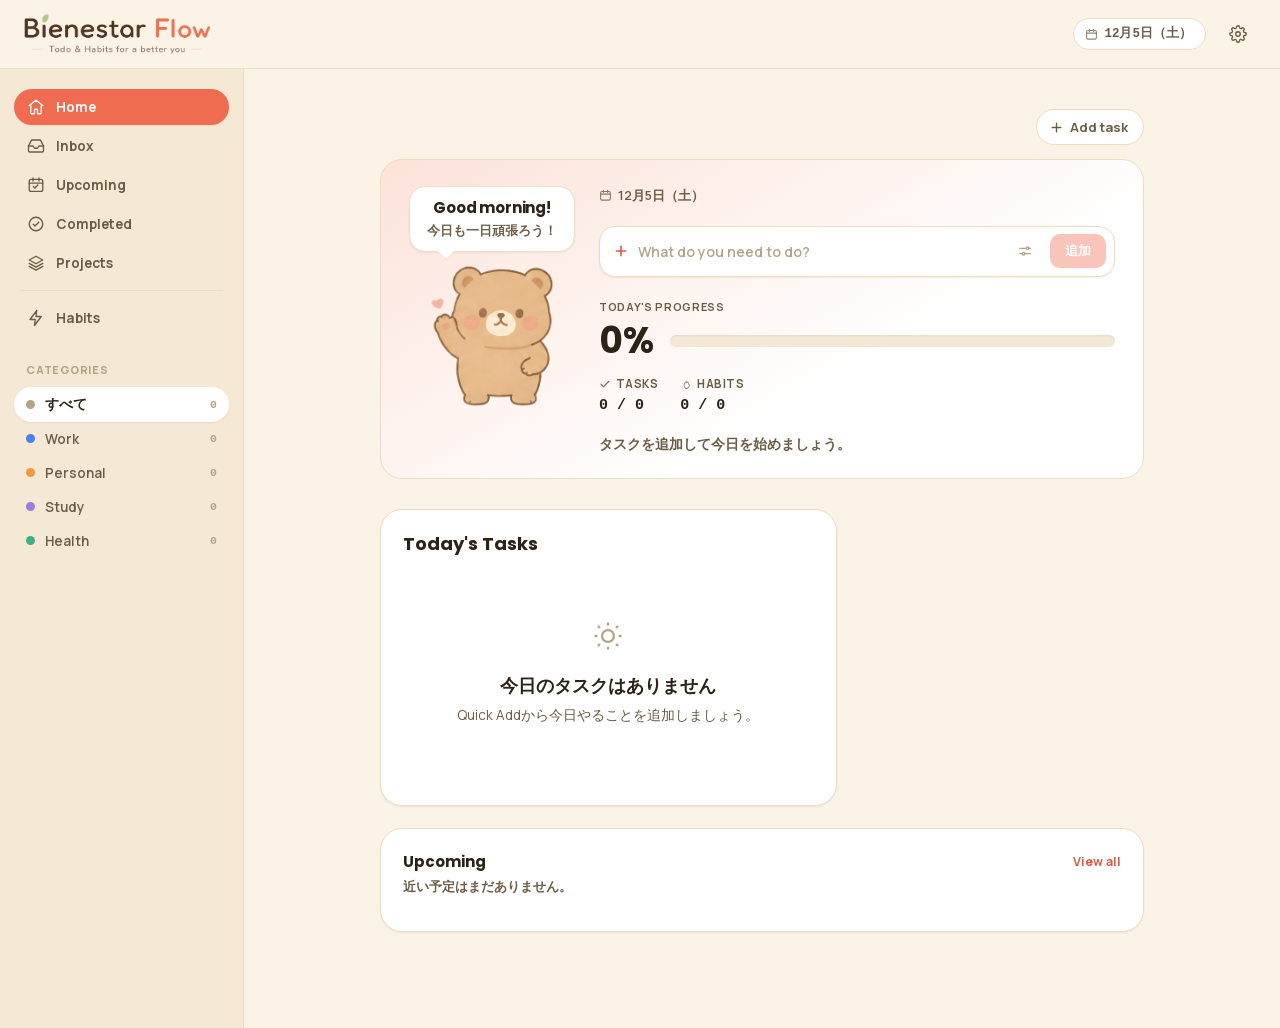
<file: index.html>
<!DOCTYPE html>
<html lang="ja">
<head>
<meta charset="UTF-8">
<title>Bienestar Flow — Todo・習慣・プロジェクトをひとつに</title>
<meta name="viewport" content="width=device-width, initial-scale=1">
<meta name="description" content="今日やること、続けたいこと、大きな目標。Todo・習慣・プロジェクトをひとつの画面でやさしく管理できるアプリです。データは端末内にだけ保存されます。">

<link rel="icon" href="favicon.svg" type="image/svg+xml">
<link rel="apple-touch-icon" href="images/logo-mark.png">
<!-- 背景色と揃えて、スマホのブラウザ枠がアプリから浮かないようにしています。 -->
<meta name="theme-color" content="#fbf3e6" media="(prefers-color-scheme: light)">
<meta name="theme-color" content="#241c14" media="(prefers-color-scheme: dark)">

<!-- SNS で共有されたときのカード表示。og:url と og:image は絶対URLでの指定が必要なため、
     公開URLが決まったら https://example.com/... の部分を実際のURLに置き換えてください。
     未設定のままでもアプリの動作には影響しません。 -->
<meta property="og:type" content="website">
<meta property="og:site_name" content="Bienestar Flow">
<meta property="og:title" content="Bienestar Flow — Todo・習慣・プロジェクトをひとつに">
<meta property="og:description" content="今日やること、続けたいこと、大きな目標。ひとつの画面でやさしく管理できるアプリです。">
<meta property="og:image" content="images/logo.png">
<meta name="twitter:card" content="summary">

<link rel="stylesheet" href="style.css">
<!-- Analytics は入れていません。外部への送信が一切ないため、外部送信規律（電気通信事業法）
     や GDPR に基づく同意取得・プライバシーポリシーの掲示が不要な構成を保っています。
     再導入する場合は、事前の告知と同意取得の仕組みもあわせて用意してください。
     タスク・習慣・プロジェクトのデータは端末内の localStorage にのみ保存されます。 -->
</head>
<body>

<div class="app-shell">
  <header class="topbar">
    <button class="brand" id="brandBtn" title="ホームへ">
      <span class="brand-logo"></span>
      <span class="sr-only">Bienestar Flow — ホームへ</span>
    </button>
    <div class="topbar-right">
      <span class="today-pill" id="todayPill"></span>
      <button class="icon-btn" id="settingsBtn" aria-label="設定" title="設定">
        <svg viewBox="0 0 24 24" fill="none" stroke="currentColor" stroke-width="1.8" stroke-linecap="round" stroke-linejoin="round"><circle cx="12" cy="12" r="3"></circle><path d="M19.4 15a1.65 1.65 0 0 0 .33 1.82l.06.06a2 2 0 1 1-2.83 2.83l-.06-.06a1.65 1.65 0 0 0-1.82-.33 1.65 1.65 0 0 0-1 1.51V21a2 2 0 0 1-4 0v-.09A1.65 1.65 0 0 0 9 19.4a1.65 1.65 0 0 0-1.82.33l-.06.06a2 2 0 1 1-2.83-2.83l.06-.06a1.65 1.65 0 0 0 .33-1.82 1.65 1.65 0 0 0-1.51-1H3a2 2 0 0 1 0-4h.09A1.65 1.65 0 0 0 4.6 9a1.65 1.65 0 0 0-.33-1.82l-.06-.06a2 2 0 1 1 2.83-2.83l.06.06A1.65 1.65 0 0 0 9 4.6a1.65 1.65 0 0 0 1-1.51V3a2 2 0 0 1 4 0v.09a1.65 1.65 0 0 0 1 1.51 1.65 1.65 0 0 0 1.82-.33l.06-.06a2 2 0 1 1 2.83 2.83l-.06.06A1.65 1.65 0 0 0 19.4 9a1.65 1.65 0 0 0 1.51 1H21a2 2 0 0 1 0 4h-.09a1.65 1.65 0 0 0-1.51 1z"></path></svg>
      </button>
    </div>
  </header>

  <div class="app-body">
    <aside class="sidebar">
      <nav class="nav-list" id="navList">
        <button class="nav-item active" data-view="today" aria-current="page">
          <svg viewBox="0 0 24 24" fill="none" stroke="currentColor" stroke-width="1.8" stroke-linecap="round" stroke-linejoin="round"><path d="m3 10 9-7 9 7"></path><path d="M5 9.5V20a1 1 0 0 0 1 1h3a1 1 0 0 0 1-1v-4a1 1 0 0 1 1-1h2a1 1 0 0 1 1 1v4a1 1 0 0 0 1 1h3a1 1 0 0 0 1-1V9.5"></path></svg>
          Home <span class="count" data-count="today"></span>
        </button>
        <button class="nav-item" data-view="inbox">
          <svg viewBox="0 0 24 24" fill="none" stroke="currentColor" stroke-width="1.8" stroke-linecap="round" stroke-linejoin="round"><path d="M22 12h-6l-2 3h-4l-2-3H2"></path><path d="M5.45 5.11 2 12v6a2 2 0 0 0 2 2h16a2 2 0 0 0 2-2v-6l-3.45-6.89A2 2 0 0 0 16.76 4H7.24a2 2 0 0 0-1.79 1.11z"></path></svg>
          Inbox <span class="count" data-count="inbox"></span>
        </button>
        <button class="nav-item" data-view="upcoming">
          <svg viewBox="0 0 24 24" fill="none" stroke="currentColor" stroke-width="1.8" stroke-linecap="round" stroke-linejoin="round"><rect x="3" y="4.5" width="18" height="16" rx="2.5"></rect><path d="M3 9.5h18M8 2.5v4M16 2.5v4M8.5 14l2 2 4-4"></path></svg>
          Upcoming <span class="count" data-count="upcoming"></span>
        </button>
        <button class="nav-item" data-view="completed">
          <svg viewBox="0 0 24 24" fill="none" stroke="currentColor" stroke-width="1.8" stroke-linecap="round" stroke-linejoin="round"><circle cx="12" cy="12" r="9"></circle><path d="M8.3 12.3l2.4 2.4 5-5"></path></svg>
          Completed <span class="count" data-count="completed"></span>
        </button>
        <button class="nav-item" data-view="projects">
          <svg viewBox="0 0 24 24" fill="none" stroke="currentColor" stroke-width="1.8" stroke-linecap="round" stroke-linejoin="round"><path d="m12 3 9 5-9 5-9-5 9-5Z"></path><path d="m3 12.5 9 5 9-5"></path><path d="m3 16.5 9 5 9-5"></path></svg>
          Projects <span class="count" data-count="projects"></span>
        </button>
        <div class="nav-divider"></div>
        <button class="nav-item" data-view="habits">
          <svg viewBox="0 0 24 24" fill="none" stroke="currentColor" stroke-width="1.8" stroke-linecap="round" stroke-linejoin="round"><path d="M13 2 4 14h7l-1 8 9-12h-7l1-8Z"></path></svg>
          Habits <span class="count" data-count="habits"></span>
        </button>
      </nav>

      <div class="sidebar-section">
        <div class="sidebar-eyebrow">
          Categories
        </div>
        <div id="categoryList"></div>
      </div>

    </aside>

    <main class="main">
      <!-- カテゴリー絞り込みはサイドバーにしかなく、サイドバーはスマホでは非表示のため、
           絞り込みがPC専用機能になっていました。ここはスマホ幅でのみ現れる代替の導線です。
           対象は絞り込みが効く4画面（Home / Inbox / Upcoming / Completed）だけで、
           それ以外の画面では switchView が .hidden を付けて隠します。 -->
      <div class="category-bar hidden" id="categoryBar">
        <div class="category-bar-scroll" id="categoryBarList"></div>
      </div>

      <section class="view wide active" id="view-today">
        <div class="view-header hero-header">
          <button class="add-task-btn" data-add><svg viewBox="0 0 24 24" fill="none" stroke="currentColor" stroke-width="2.2" stroke-linecap="round"><path d="M12 5v14M5 12h14"></path></svg>Add task</button>
        </div>

        <div class="today-hero">
         <div class="hero-top">
          <div class="hero-character">
            <div class="speech-bubble">
              <h1 class="bubble-greeting" id="heroGreeting"></h1>
              <p class="bubble-message" id="bubbleMessage"></p>
            </div>
            <div class="character-art" id="characterArt" aria-hidden="true"></div>
          </div>

          <div class="hero-content">
          <div class="hero-date" id="heroDate"></div>
          <form class="quick-add" id="quickAddForm" autocomplete="off">
            <div class="quick-add-main">
              <span class="quick-add-icon"><svg viewBox="0 0 24 24" fill="none" stroke="currentColor" stroke-width="2.4" stroke-linecap="round"><path d="M12 5v14M5 12h14"></path></svg></span>
              <input type="text" id="quickAddInput" placeholder="What do you need to do?" maxlength="120" aria-label="タスク名">
              <button type="button" class="quick-add-toggle" id="quickAddToggle" aria-expanded="false" title="詳細を設定">
                <svg viewBox="0 0 24 24" fill="none" stroke="currentColor" stroke-width="2" stroke-linecap="round" stroke-linejoin="round"><path d="M4 8h10M18 8h2M4 16h4M12 16h8"></path><circle cx="16" cy="8" r="2"></circle><circle cx="10" cy="16" r="2"></circle></svg>
              </button>
              <button type="submit" class="quick-add-submit" id="quickAddSubmit" disabled>追加</button>
            </div>
            <div class="quick-add-details hidden" id="quickAddDetails">
              <label class="field-pill">
                <svg viewBox="0 0 24 24" fill="none" stroke="currentColor" stroke-width="1.8" stroke-linecap="round" stroke-linejoin="round"><rect x="3" y="4.5" width="18" height="16" rx="2.5"></rect><path d="M3 9.5h18M8 2.5v4M16 2.5v4"></path></svg>
                <input type="date" id="quickAddDate">
              </label>
              <label class="field-pill">
                <svg viewBox="0 0 24 24" fill="none" stroke="currentColor" stroke-width="1.8" stroke-linecap="round" stroke-linejoin="round"><circle cx="12" cy="12" r="9"></circle><path d="M12 7v5l3.3 2"></path></svg>
                <input type="time" id="quickAddTime">
              </label>
              <label class="field-pill select-wrap">
                <svg viewBox="0 0 24 24" fill="none" stroke="currentColor" stroke-width="1.8" stroke-linecap="round" stroke-linejoin="round"><path d="M22 12h-6l-2 3h-4l-2-3H2"></path><path d="M5.45 5.11 2 12v6a2 2 0 0 0 2 2h16a2 2 0 0 0 2-2v-6l-3.45-6.89A2 2 0 0 0 16.76 4H7.24a2 2 0 0 0-1.79 1.11z"></path></svg>
                <select id="quickAddCategory"></select>
              </label>
              <div class="priority-picker" id="quickPriorityPicker">
                <button type="button" data-qpriority="low"><span class="priority-dot low"></span>低</button>
                <button type="button" data-qpriority="medium" class="active"><span class="priority-dot medium"></span>中</button>
                <button type="button" data-qpriority="high"><span class="priority-dot high"></span>高</button>
              </div>
            </div>
          </form>

          <div class="hero-progress-label">Today's Progress</div>
          <div class="hero-progress-row">
            <div class="hero-progress-pct" id="heroProgressPct">0%</div>
            <div class="hero-progress-track"><div class="hero-progress-fill" id="heroProgressFill" style="width:0%"></div></div>
          </div>
          <div class="hero-breakdown">
            <div class="breakdown-item">
              <span class="breakdown-label"><svg viewBox="0 0 24 24" fill="none" stroke="currentColor" stroke-width="2.2" stroke-linecap="round" stroke-linejoin="round"><path d="M4 12.5l5 5L20 6.5"></path></svg>Tasks</span>
              <span class="breakdown-value" id="heroTasksBreakdown">0 / 0</span>
            </div>
            <div class="breakdown-item">
              <span class="breakdown-label"><svg viewBox="0 0 24 24" fill="none" stroke="currentColor" stroke-width="1.8" stroke-linecap="round" stroke-linejoin="round"><path d="M12 21c4 0 6.5-2.5 6.5-6 0-3-2-4.8-3-7.5-.5 1.5-1.3 2.3-2 2.3-1 0-1-1.5-1-3-2.5 2-4 5-4 8.2 0 3.5 2.5 6 3.5 6Z"></path></svg>Habits</span>
              <span class="breakdown-value" id="heroHabitsBreakdown">0 / 0</span>
            </div>
          </div>
          <div class="hero-message" id="heroMessage"></div>
          </div>
         </div>
        </div>

        <div class="home-grid">
          <div class="home-card home-card-tasks">
            <div class="home-card-header">
              <h2 class="section-heading">Today's Tasks</h2>
            </div>
            <div class="task-list" id="list-today"></div>
          </div>

          <div class="home-card home-card-habits" id="todayHabitsBlock">
            <div class="home-card-header">
              <h2 class="section-heading">Today's Habits</h2>
              <button class="card-link" data-view-link="habits">View habits</button>
            </div>
            <div class="home-card-subline" id="homeHabitProgressText"></div>
            <div class="task-list" id="list-today-habits"></div>
          </div>

          <div class="home-card home-card-projects hidden" id="homeProjectsCard">
            <div class="home-card-header">
              <h2 class="section-heading">Your Projects</h2>
              <button class="card-link" data-view-link="projects">View all</button>
            </div>
            <div class="home-project-list" id="homeProjectList"></div>
          </div>

          <div class="home-footer-row">
            <div class="home-card home-card-streak" id="homeStreakCard">
              <div class="home-card-header">
                <h2 class="section-heading small">Current streak</h2>
              </div>
              <div class="streak-card-value" id="streakCardValue"></div>
              <div class="streak-card-label" id="streakCardLabel"></div>
            </div>

            <div class="home-card home-card-upcoming">
              <div class="home-card-header">
                <h2 class="section-heading small">Upcoming</h2>
                <button class="card-link" data-view-link="upcoming">View all</button>
              </div>
              <div id="homeUpcomingList"></div>
            </div>
          </div>
        </div>
      </section>

      <section class="view" id="view-inbox">
        <div class="view-header">
          <div class="view-title-row">
            <h1 class="view-title">Inbox</h1>
            <button class="add-task-btn" data-add><svg viewBox="0 0 24 24" fill="none" stroke="currentColor" stroke-width="2.2" stroke-linecap="round"><path d="M12 5v14M5 12h14"></path></svg>Add task</button>
          </div>
          <div class="view-subtitle">日付未定のタスク</div>
        </div>
        <div class="task-list" id="list-inbox"></div>
      </section>

      <section class="view" id="view-upcoming">
        <div class="view-header">
          <div class="view-title-row">
            <h1 class="view-title">Upcoming</h1>
            <button class="add-task-btn" data-add><svg viewBox="0 0 24 24" fill="none" stroke="currentColor" stroke-width="2.2" stroke-linecap="round"><path d="M12 5v14M5 12h14"></path></svg>Add task</button>
          </div>
          <div class="view-subtitle">明日以降の予定</div>
        </div>
        <div id="list-upcoming"></div>
      </section>

      <section class="view" id="view-completed">
        <div class="view-header">
          <div class="view-title-row">
            <h1 class="view-title">Completed</h1>
          </div>
          <div class="view-subtitle" id="completedSubtitle"></div>
        </div>
        <div id="list-completed"></div>
      </section>

      <section class="view wide" id="view-projects">
        <div class="view-header">
          <div class="view-title-row">
            <h1 class="view-title">Projects</h1>
            <button class="add-task-btn" id="addProjectBtn"><svg viewBox="0 0 24 24" fill="none" stroke="currentColor" stroke-width="2.2" stroke-linecap="round"><path d="M12 5v14M5 12h14"></path></svg>New project</button>
          </div>
          <div class="view-subtitle">大きな目標を、ひとつずつ進めよう。</div>
          <div class="segmented" id="projectViewToggle" style="margin-top: 20px;">
            <button data-project-view="active" class="active">Active</button>
            <button data-project-view="history">History</button>
          </div>
        </div>
        <div class="project-grid" id="list-projects"></div>
        <div class="project-grid" id="list-projects-history" style="display: none;"></div>
      </section>

      <section class="view wide" id="view-project-detail">
        <button class="detail-back" id="projectDetailBack">
          <svg viewBox="0 0 24 24" fill="none" stroke="currentColor" stroke-width="2" stroke-linecap="round" stroke-linejoin="round"><path d="M15 18l-6-6 6-6"></path></svg>
          Projects
        </button>
        <div class="detail-header">
          <div class="detail-heading">
            <div class="project-icon" id="projectDetailIcon"></div>
            <div>
              <h1 class="detail-title" id="projectDetailTitle"></h1>
              <div class="detail-meta" id="projectDetailMeta"></div>
            </div>
          </div>
          <div class="detail-actions">
            <button class="icon-btn" id="projectEditBtn" title="編集">
              <svg viewBox="0 0 24 24" fill="none" stroke="currentColor" stroke-width="1.8" stroke-linecap="round" stroke-linejoin="round"><path d="M12 20h9"></path><path d="M16.5 3.5a2.1 2.1 0 0 1 3 3L7 19l-4 1 1-4z"></path></svg>
            </button>
            <button class="icon-btn" id="projectCompleteBtn" title="プロジェクトを完了">
              <svg viewBox="0 0 24 24" fill="none" stroke="currentColor" stroke-width="1.8" stroke-linecap="round" stroke-linejoin="round"><circle cx="12" cy="12" r="9"></circle><path d="M8.3 12.3l2.4 2.4 5-5"></path></svg>
            </button>
            <button class="icon-btn danger" id="projectDeleteBtn" title="削除">
              <svg viewBox="0 0 24 24" fill="none" stroke="currentColor" stroke-width="1.8" stroke-linecap="round" stroke-linejoin="round"><path d="M3 6h18"></path><path d="M8 6V4.5A1.5 1.5 0 0 1 9.5 3h5A1.5 1.5 0 0 1 16 4.5V6"></path><path d="M19 6l-.8 13.4A2 2 0 0 1 16.2 21H7.8a2 2 0 0 1-2-1.6L5 6"></path></svg>
            </button>
          </div>
        </div>

        <p class="project-detail-desc" id="projectDetailDesc"></p>

        <div class="project-detail-progress">
          <div class="project-progress-head">
            <span class="project-progress-label">Progress</span>
            <span class="project-progress-count" id="projectDetailCount"></span>
          </div>
          <div class="project-progress-row">
            <div class="project-progress-pct" id="projectDetailPct">0%</div>
            <div class="project-bar lg"><div class="project-bar-fill" id="projectDetailFill" style="width:0%"></div></div>
          </div>
        </div>

        <div class="project-tasks-head">
          <h2 class="section-heading">Tasks</h2>
          <button class="add-task-btn" id="addProjectTaskBtn"><svg viewBox="0 0 24 24" fill="none" stroke="currentColor" stroke-width="2.2" stroke-linecap="round"><path d="M12 5v14M5 12h14"></path></svg>Add task</button>
        </div>
        <div class="task-list" id="list-project-tasks"></div>
      </section>

      <section class="view" id="view-habits">
        <div class="view-header">
          <div class="view-title-row">
            <h1 class="view-title">Habits</h1>
            <button class="add-task-btn" id="addHabitBtn"><svg viewBox="0 0 24 24" fill="none" stroke="currentColor" stroke-width="2.2" stroke-linecap="round"><path d="M12 5v14M5 12h14"></path></svg>Add habit</button>
          </div>
          <div class="view-subtitle">
            Today ・ <span id="habitProgressText"></span>
          </div>
          <div class="habit-progress">
            <div class="habit-progress-track"><div class="habit-progress-fill" id="habitProgressFill" style="width:0%"></div></div>
          </div>
          <div class="segmented" id="habitViewToggle" style="margin-top: 20px;">
            <button data-habit-view="active" class="active">Active</button>
            <button data-habit-view="history">History</button>
          </div>
        </div>
        <div class="habit-list" id="list-habits"></div>
        <div class="habit-list" id="list-habits-history" style="display: none;"></div>
      </section>

      <section class="view wide" id="view-habit-detail">
        <button class="detail-back" id="habitDetailBack">
          <svg viewBox="0 0 24 24" fill="none" stroke="currentColor" stroke-width="2" stroke-linecap="round" stroke-linejoin="round"><path d="M15 18l-6-6 6-6"></path></svg>
          Habits
        </button>
        <div class="detail-header">
          <div class="detail-heading">
            <div class="habit-icon" id="detailIcon"></div>
            <div>
              <h1 class="detail-title" id="detailTitle"></h1>
              <div class="detail-meta" id="detailMeta"></div>
            </div>
          </div>
          <div class="detail-actions">
            <button class="icon-btn" id="detailEditBtn" title="編集">
              <svg viewBox="0 0 24 24" fill="none" stroke="currentColor" stroke-width="1.8" stroke-linecap="round" stroke-linejoin="round"><path d="M12 20h9"></path><path d="M16.5 3.5a2.1 2.1 0 0 1 3 3L7 19l-4 1 1-4z"></path></svg>
            </button>
            <button class="icon-btn" id="detailArchiveBtn" title="習慣を終了" style="color: var(--text-faint);">
              <svg viewBox="0 0 24 24" fill="none" stroke="currentColor" stroke-width="1.8" stroke-linecap="round" stroke-linejoin="round"><rect x="3" y="5" width="18" height="2"></rect><path d="M5 7v11a2 2 0 0 0 2 2h10a2 2 0 0 0 2-2V7"></path><path d="M10 11v6M14 11v6"></path></svg>
            </button>
            <button class="icon-btn danger" id="detailDeleteBtn" title="削除">
              <svg viewBox="0 0 24 24" fill="none" stroke="currentColor" stroke-width="1.8" stroke-linecap="round" stroke-linejoin="round"><path d="M3 6h18"></path><path d="M8 6V4.5A1.5 1.5 0 0 1 9.5 3h5A1.5 1.5 0 0 1 16 4.5V6"></path><path d="M19 6l-.8 13.4A2 2 0 0 1 16.2 21H7.8a2 2 0 0 1-2-1.6L5 6"></path></svg>
            </button>
          </div>
        </div>

        <div class="stat-grid" id="statGrid"></div>

        <div class="calendar-block">
          <div class="calendar-nav">
            <div class="calendar-month-label" id="calendarMonthLabel"></div>
            <div class="calendar-nav-btns">
              <button class="icon-btn" id="calendarPrevBtn" title="前の月">
                <svg viewBox="0 0 24 24" fill="none" stroke="currentColor" stroke-width="2" stroke-linecap="round" stroke-linejoin="round"><path d="M15 18l-6-6 6-6"></path></svg>
              </button>
              <button class="icon-btn" id="calendarNextBtn" title="次の月">
                <svg viewBox="0 0 24 24" fill="none" stroke="currentColor" stroke-width="2" stroke-linecap="round" stroke-linejoin="round"><path d="M9 18l6-6-6-6"></path></svg>
              </button>
            </div>
          </div>
          <div class="calendar-grid" id="calendarGrid"></div>
          <div class="calendar-legend">
            <span class="calendar-legend-item"><span class="legend-swatch done"></span>達成</span>
            <span class="calendar-legend-item"><span class="legend-swatch missed"></span>未達成</span>
            <span class="calendar-legend-item"><span class="legend-swatch future"></span>未来</span>
          </div>
        </div>
      </section>

      <section class="view" id="view-settings">
        <div class="view-header">
          <div class="view-title-row">
            <h1 class="view-title">Settings</h1>
          </div>
          <div class="view-subtitle">表示とデータの管理</div>
        </div>

        <div class="settings-block">
          <h3>外観</h3>
          <p class="hint">端末やお好みに合わせてテーマを選べます。</p>
          <div class="settings-row">
            <div>
              <div class="settings-row-label">テーマ</div>
              <div class="settings-row-desc">「システム」は端末の設定に自動で合わせます</div>
            </div>
            <div class="segmented" id="themeSegmented">
              <button data-theme-choice="light">
                <svg viewBox="0 0 24 24" fill="none" stroke="currentColor" stroke-width="2"><circle cx="12" cy="12" r="4.2"></circle><path d="M12 2.5v2M12 19.5v2M4.9 4.9l1.4 1.4M17.7 17.7l1.4 1.4M2.5 12h2M19.5 12h2M4.9 19.1l1.4-1.4M17.7 6.3l1.4-1.4"></path></svg>
                Light
              </button>
              <button data-theme-choice="system" class="active">System</button>
              <button data-theme-choice="dark">
                <svg viewBox="0 0 24 24" fill="none" stroke="currentColor" stroke-width="2"><path d="M20.5 14.5a8.5 8.5 0 1 1-9-11 7 7 0 0 0 9 11z"></path></svg>
                Dark
              </button>
            </div>
          </div>
        </div>

        <div class="settings-block">
          <h3>キャラクター</h3>
          <p class="hint">Home画面に表示されるキャラクターを選べます。</p>
          <div class="settings-row">
            <div>
              <div class="settings-row-label">表示モード</div>
              <div class="settings-row-desc" id="characterModeDesc"></div>
            </div>
            <div class="segmented" id="characterModeSegmented">
              <button data-char-mode="random">毎日ランダム</button>
              <button data-char-mode="fixed">固定する</button>
            </div>
          </div>
          <div class="character-picker" id="characterPicker"></div>
        </div>

        <div class="settings-block">
          <h3>カテゴリー</h3>
          <p class="hint">タスクの分類を管理します。</p>
          <div id="categoryManageList" style="background:var(--surface); border:1px solid var(--border); border-radius:var(--radius-md); padding:2px 12px;"></div>
        </div>

        <!-- 通知（期限のリマインダー）は未実装のため設定から外しています。
             実装する際はここに戻し、app.js の notifyEnabled まわりを復活させてください。
             保存済みの notifyEnabled は読み書きを続けているので、設定値は失われません。 -->

        <div class="settings-block">
          <h3>データ</h3>
          <p class="hint">タスクと習慣のデータをファイルに書き出し、別の端末に読み込めます。</p>
          <div class="settings-row">
            <div>
              <div class="settings-row-label">エクスポート / インポート</div>
              <div class="settings-row-desc">JSON形式でバックアップできます</div>
            </div>
            <div style="display:flex; gap:8px;">
              <button class="btn btn-ghost" id="exportBtn" style="border:1px solid var(--border);">書き出す</button>
              <button class="btn btn-ghost" id="importBtn" style="border:1px solid var(--border);">読み込む</button>
              <input type="file" id="importFile" accept="application/json" class="hidden">
            </div>
          </div>
        </div>

      </section>
    </main>
  </div>

  <nav class="mobile-tabbar" id="mobileTabbar">
    <button data-view="today" class="active">
      <svg viewBox="0 0 24 24" fill="none" stroke="currentColor" stroke-width="1.8" stroke-linecap="round" stroke-linejoin="round"><path d="m3 10 9-7 9 7"></path><path d="M5 9.5V20a1 1 0 0 0 1 1h3a1 1 0 0 0 1-1v-4a1 1 0 0 1 1-1h2a1 1 0 0 1 1 1v4a1 1 0 0 0 1 1h3a1 1 0 0 0 1-1V9.5"></path></svg>
      Home
    </button>
    <button data-view="inbox">
      <svg viewBox="0 0 24 24" fill="none" stroke="currentColor" stroke-width="1.8" stroke-linecap="round" stroke-linejoin="round"><path d="M22 12h-6l-2 3h-4l-2-3H2"></path><path d="M5.45 5.11 2 12v6a2 2 0 0 0 2 2h16a2 2 0 0 0 2-2v-6l-3.45-6.89A2 2 0 0 0 16.76 4H7.24a2 2 0 0 0-1.79 1.11z"></path></svg>
      Inbox
    </button>
    <button data-view="upcoming">
      <svg viewBox="0 0 24 24" fill="none" stroke="currentColor" stroke-width="1.8" stroke-linecap="round" stroke-linejoin="round"><rect x="3" y="4.5" width="18" height="16" rx="2.5"></rect><path d="M3 9.5h18M8 2.5v4M16 2.5v4"></path></svg>
      Upcoming
    </button>
    <button data-view="projects">
      <svg viewBox="0 0 24 24" fill="none" stroke="currentColor" stroke-width="1.8" stroke-linecap="round" stroke-linejoin="round"><path d="m12 3 9 5-9 5-9-5 9-5Z"></path><path d="m3 12.5 9 5 9-5"></path><path d="m3 16.5 9 5 9-5"></path></svg>
      Projects
    </button>
    <button data-view="habits">
      <svg viewBox="0 0 24 24" fill="none" stroke="currentColor" stroke-width="1.8" stroke-linecap="round" stroke-linejoin="round"><path d="M13 2 4 14h7l-1 8 9-12h-7l1-8Z"></path></svg>
      Habits
    </button>
    <button data-view="completed">
      <svg viewBox="0 0 24 24" fill="none" stroke="currentColor" stroke-width="1.8" stroke-linecap="round" stroke-linejoin="round"><circle cx="12" cy="12" r="9"></circle><path d="M8.3 12.3l2.4 2.4 5-5"></path></svg>
      Done
    </button>
  </nav>

  <button class="fab" id="fabAdd" aria-label="タスクを追加">
    <svg viewBox="0 0 24 24" fill="none" stroke="currentColor" stroke-width="2.2" stroke-linecap="round"><path d="M12 5v14M5 12h14"></path></svg>
  </button>
</div>

<div class="modal-overlay" id="modalOverlay">
  <div class="modal" role="dialog" aria-modal="true">
    <div class="modal-body">
      <input type="text" class="modal-title-input" id="taskNameInput" placeholder="タスク名を入力" maxlength="120" aria-label="タスク名">
      <div class="field-row">
        <label class="field-pill">
          <svg viewBox="0 0 24 24" fill="none" stroke="currentColor" stroke-width="1.8" stroke-linecap="round" stroke-linejoin="round"><rect x="3" y="4.5" width="18" height="16" rx="2.5"></rect><path d="M3 9.5h18M8 2.5v4M16 2.5v4"></path></svg>
          <input type="date" id="taskDateInput">
        </label>
        <label class="field-pill">
          <svg viewBox="0 0 24 24" fill="none" stroke="currentColor" stroke-width="1.8" stroke-linecap="round" stroke-linejoin="round"><circle cx="12" cy="12" r="9"></circle><path d="M12 7v5l3.3 2"></path></svg>
          <input type="time" id="taskTimeInput">
        </label>
        <label class="field-pill select-wrap">
          <svg viewBox="0 0 24 24" fill="none" stroke="currentColor" stroke-width="1.8" stroke-linecap="round" stroke-linejoin="round"><path d="M22 12h-6l-2 3h-4l-2-3H2"></path><path d="M5.45 5.11 2 12v6a2 2 0 0 0 2 2h16a2 2 0 0 0 2-2v-6l-3.45-6.89A2 2 0 0 0 16.76 4H7.24a2 2 0 0 0-1.79 1.11z"></path></svg>
          <select id="taskCategorySelect"></select>
        </label>
        <label class="field-pill select-wrap">
          <svg viewBox="0 0 24 24" fill="none" stroke="currentColor" stroke-width="1.8" stroke-linecap="round" stroke-linejoin="round"><path d="m12 3 9 5-9 5-9-5 9-5Z"></path><path d="m3 12.5 9 5 9-5"></path><path d="m3 16.5 9 5 9-5"></path></svg>
          <select id="taskProjectSelect" aria-label="プロジェクト"></select>
        </label>
      </div>
      <div class="field-row" style="padding-bottom:12px;">
        <div class="priority-picker" id="priorityPicker">
          <button type="button" data-priority="low"><span class="priority-dot low"></span>低</button>
          <button type="button" data-priority="medium" class="active"><span class="priority-dot medium"></span>中</button>
          <button type="button" data-priority="high"><span class="priority-dot high"></span>高</button>
        </div>
      </div>
      <textarea class="modal-note" id="taskNoteInput" placeholder="メモを追加（任意）" rows="2" aria-label="メモ"></textarea>
    </div>
    <div class="modal-footer">
      <button class="btn-danger-text hidden" id="deleteTaskBtn">タスクを削除</button>
      <div class="modal-footer-right" style="margin-left:auto;">
        <button class="btn btn-ghost" id="cancelModalBtn">キャンセル</button>
        <button class="btn btn-primary" id="saveTaskBtn" disabled>追加</button>
      </div>
    </div>
  </div>
</div>

<div class="modal-overlay" id="habitModalOverlay">
  <div class="modal" role="dialog" aria-modal="true">
    <div class="modal-body">
      <input type="text" class="modal-title-input" id="habitNameInput" placeholder="Habit name" maxlength="80" aria-label="Habit name">

      <span class="field-label">Icon（任意）</span>
      <div class="icon-picker" id="habitIconPicker"></div>

      <span class="field-label">Category</span>
      <div class="field-row" style="padding-bottom:16px;">
        <label class="field-pill select-wrap">
          <svg viewBox="0 0 24 24" fill="none" stroke="currentColor" stroke-width="1.8" stroke-linecap="round" stroke-linejoin="round"><path d="M22 12h-6l-2 3h-4l-2-3H2"></path><path d="M5.45 5.11 2 12v6a2 2 0 0 0 2 2h16a2 2 0 0 0 2-2v-6l-3.45-6.89A2 2 0 0 0 16.76 4H7.24a2 2 0 0 0-1.79 1.11z"></path></svg>
          <select id="habitCategorySelect"></select>
        </label>
        <label class="field-pill">
          <svg viewBox="0 0 24 24" fill="none" stroke="currentColor" stroke-width="1.8" stroke-linecap="round" stroke-linejoin="round"><rect x="3" y="4.5" width="18" height="16" rx="2.5"></rect><path d="M3 9.5h18M8 2.5v4M16 2.5v4"></path></svg>
          Start
          <input type="date" id="habitStartInput">
        </label>
      </div>

      <span class="field-label">Period（任意）</span>
      <div class="field-row" style="padding-bottom:16px;">
        <label style="display:flex; align-items:center; gap:8px; cursor:pointer;">
          <input type="radio" name="habitPeriodMode" value="none" id="habitPeriodNone" checked>
          <span>期間を設定しない</span>
        </label>
        <label style="display:flex; align-items:center; gap:8px; cursor:pointer;">
          <input type="radio" name="habitPeriodMode" value="set" id="habitPeriodSet">
          <span>期間を設定する</span>
        </label>
      </div>
      <div class="field-row" id="habitEndDateContainer" style="padding-bottom:16px; display:none;">
        <label class="field-pill">
          <svg viewBox="0 0 24 24" fill="none" stroke="currentColor" stroke-width="1.8" stroke-linecap="round" stroke-linejoin="round"><rect x="3" y="4.5" width="18" height="16" rx="2.5"></rect><path d="M3 9.5h18M8 2.5v4M16 2.5v4"></path></svg>
          End
          <input type="date" id="habitEndInput">
        </label>
      </div>

      <span class="field-label">Frequency</span>
      <div class="field-row">
        <div class="segmented-field" id="habitFrequencyPicker">
          <button type="button" data-freq="daily" class="active">Every day</button>
          <button type="button" data-freq="weekdays">Weekdays</button>
          <button type="button" data-freq="weekends">Weekends</button>
          <button type="button" data-freq="custom">Custom</button>
        </div>
      </div>
      <div class="weekday-picker hidden" id="habitWeekdayPicker">
        <button type="button" class="weekday-chip" data-day="1">Mon</button>
        <button type="button" class="weekday-chip" data-day="2">Tue</button>
        <button type="button" class="weekday-chip" data-day="3">Wed</button>
        <button type="button" class="weekday-chip" data-day="4">Thu</button>
        <button type="button" class="weekday-chip" data-day="5">Fri</button>
        <button type="button" class="weekday-chip" data-day="6">Sat</button>
        <button type="button" class="weekday-chip" data-day="0">Sun</button>
      </div>
    </div>
    <div class="modal-footer">
      <button class="btn-danger-text hidden" id="deleteHabitBtn">習慣を削除</button>
      <div class="modal-footer-right" style="margin-left:auto;">
        <button class="btn btn-ghost" id="cancelHabitModalBtn">キャンセル</button>
        <button class="btn btn-primary" id="saveHabitBtn" disabled>追加</button>
      </div>
    </div>
  </div>
</div>

<div class="modal-overlay" id="projectModalOverlay">
  <div class="modal" role="dialog" aria-modal="true">
    <div class="modal-body">
      <input type="text" class="modal-title-input" id="projectNameInput" placeholder="Project name" maxlength="80" aria-label="Project name">

      <span class="field-label">Description（任意）</span>
      <textarea class="modal-note" id="projectDescInput" placeholder="どんな目標かをひとことで" rows="2" aria-label="Description"></textarea>

      <span class="field-label">Icon（任意）</span>
      <div class="icon-picker" id="projectIconPicker"></div>

      <span class="field-label">Deadline（任意）</span>
      <div class="field-row" style="padding-bottom:8px;">
        <label class="field-pill">
          <svg viewBox="0 0 24 24" fill="none" stroke="currentColor" stroke-width="1.8" stroke-linecap="round" stroke-linejoin="round"><rect x="3" y="4.5" width="18" height="16" rx="2.5"></rect><path d="M3 9.5h18M8 2.5v4M16 2.5v4"></path></svg>
          <input type="date" id="projectDeadlineInput">
        </label>
        <button type="button" class="btn btn-ghost" id="projectDeadlineClear" style="border:1px solid var(--border);">期限なし</button>
      </div>
    </div>
    <div class="modal-footer">
      <button class="btn-danger-text hidden" id="deleteProjectBtn">プロジェクトを削除</button>
      <div class="modal-footer-right" style="margin-left:auto;">
        <button class="btn btn-ghost" id="cancelProjectModalBtn">キャンセル</button>
        <button class="btn btn-primary" id="saveProjectBtn" disabled>追加</button>
      </div>
    </div>
  </div>
</div>

<div class="toast" id="toast" role="status" aria-live="polite"></div>

<script src="app.js"></script>
</body>
</html>
</file>
<file: style.css>
@font-face {
  font-family: 'Poppins Display';
  font-style: normal;
  font-weight: 600;
  font-display: swap;
  src: url("[data-uri]") format('woff2');
}
@font-face {
  font-family: 'Poppins Display';
  font-style: normal;
  font-weight: 700;
  font-display: swap;
  src: url("[data-uri]") format('woff2');
}
@font-face {
  font-family: 'Manrope Var';
  font-style: normal;
  font-weight: 200 800;
  font-display: swap;
  src: url("[data-uri]") format('woff2');
}

:root {
  --bg: #fbf3e6;
  --surface: #ffffff;
  --surface-2: #f5e9d5;
  --surface-hover: #f8eeda;
  --border: #ecdec2;
  --border-strong: #e1cca2;
  --text: #2b2318;
  --text-muted: #6b5c44;
  --text-faint: #b4a486;
  --accent: #ef6c51;
  --accent-strong: #dc5a40;
  --accent-soft: #fce3d9;
  --accent-contrast: #ffffff;
  --priority-high: #d9455f;
  --priority-medium: #d99a2e;
  --priority-low: #a2937a;
  --streak: #dd9027;
  --danger: #d9455f;
  --danger-soft: #fbe4e6;
  --shadow-sm: 0 1px 2px rgba(43, 35, 24, 0.07);
  --shadow-md: 0 10px 26px rgba(43, 35, 24, 0.11);
  --shadow-lg: 0 24px 60px rgba(43, 35, 24, 0.20);
  --bubble-bg: #ffffff;
  --bubble-border: #f2ddc6;
  --char-line: #8a6b4f;
  --char-ink: #4a3a2a;
  --char-blush: #f4a494;
  --char-grass: #b7d69c;
  --char-sun: #ffd260;
  --radius-sm: 10px;
  --radius-md: 16px;
  --radius-lg: 22px;
  --font-display: 'Poppins Display', 'Hiragino Sans', 'Yu Gothic', 'Meiryo', sans-serif;
  --font-body: 'Manrope Var', 'Hiragino Sans', 'Yu Gothic', 'Meiryo', sans-serif;
  --font-mono: ui-monospace, 'SF Mono', 'Cascadia Mono', Consolas, monospace;
}

@media (prefers-color-scheme: dark) {
  :root:not([data-theme="light"]) {
    --bg: #241c14;
    --surface: #2e251b;
    --surface-2: #362b1e;
    --surface-hover: #3b2f21;
    --border: #4a3b28;
    --border-strong: #5b4830;
    --text: #f6ead8;
    --text-muted: #c3af92;
    --text-faint: #8a795f;
    --accent: #ff8567;
    --accent-strong: #ff9a80;
    --accent-soft: #3e2a20;
    --accent-contrast: #2a1207;
    --priority-high: #ff7f92;
    --priority-medium: #f0bd5c;
    --priority-low: #a4937a;
    --streak: #f0a94a;
    --danger: #ff7f92;
    --danger-soft: #3a2229;
    --shadow-sm: 0 1px 2px rgba(0, 0, 0, 0.3);
    --shadow-md: 0 10px 26px rgba(0, 0, 0, 0.4);
    --shadow-lg: 0 24px 60px rgba(0, 0, 0, 0.5);
  --bubble-bg: #3a2f22;
  --bubble-border: #4f4030;
  --char-line: #7a5e45;
  --char-ink: #3d2f22;
  --char-blush: #e79a8b;
  --char-grass: #8aa870;
  --char-sun: #e8bd5c;
  }
}
:root[data-theme="dark"] {
  --bg: #241c14;
  --surface: #2e251b;
  --surface-2: #362b1e;
  --surface-hover: #3b2f21;
  --border: #4a3b28;
  --border-strong: #5b4830;
  --text: #f6ead8;
  --text-muted: #c3af92;
  --text-faint: #8a795f;
  --accent: #ff8567;
  --accent-strong: #ff9a80;
  --accent-soft: #3e2a20;
  --accent-contrast: #2a1207;
  --priority-high: #ff7f92;
  --priority-medium: #f0bd5c;
  --priority-low: #a4937a;
  --streak: #f0a94a;
  --danger: #ff7f92;
  --danger-soft: #3a2229;
  --shadow-sm: 0 1px 2px rgba(0, 0, 0, 0.3);
  --shadow-md: 0 10px 26px rgba(0, 0, 0, 0.4);
  --shadow-lg: 0 24px 60px rgba(0, 0, 0, 0.5);
  --bubble-bg: #3a2f22;
  --bubble-border: #4f4030;
  --char-line: #7a5e45;
  --char-ink: #3d2f22;
  --char-blush: #e79a8b;
  --char-grass: #8aa870;
  --char-sun: #e8bd5c;
}

* { box-sizing: border-box; }
html { color-scheme: light dark; }

body {
  margin: 0;
  background: var(--bg);
  color: var(--text);
  font-family: var(--font-body);
  font-size: 14px;
  line-height: 1.5;
  -webkit-font-smoothing: antialiased;
  overflow-x: hidden;
}

@media (prefers-reduced-motion: reduce) {
  *, *::before, *::after { animation-duration: 0.001ms !important; transition-duration: 0.001ms !important; }
}

button, input, select, textarea { font-family: inherit; color: inherit; }
button { cursor: pointer; }
:focus-visible { outline: 2px solid var(--accent); outline-offset: 2px; border-radius: 4px; }

/* ---------- App shell ---------- */

.app-shell { display: flex; flex-direction: column; min-height: 100vh; }

.topbar {
  display: flex;
  align-items: center;
  justify-content: space-between;
  padding: 14px 24px;
  border-bottom: 1px solid var(--border);
  flex-shrink: 0;
  gap: 16px;
}

/* Brand lockup. The artwork is a background image so the light/dark and
   full/wordmark-only variants can be swapped entirely from CSS. */
.brand {
  border: none;
  background: none;
  padding: 0;
  display: flex;
  align-items: center;
  border-radius: var(--radius-sm);
  flex-shrink: 0;
  transition: opacity 0.15s ease;
}
.brand:hover { opacity: 0.78; }

.brand-logo {
  display: block;
  height: 40px;
  aspect-ratio: 1466 / 316;   /* full lockup, incl. tagline */
  width: auto;
  min-width: 180px;
  max-width: 100%;
  background: url("images/logo.png") no-repeat left center;
  background-size: contain;
}
:root[data-theme="dark"] .brand-logo { background-image: url("images/logo-dark.png"); }
@media (prefers-color-scheme: dark) {
  :root:not([data-theme="light"]) .brand-logo { background-image: url("images/logo-dark.png"); }
}

.sr-only {
  position: absolute; width: 1px; height: 1px;
  padding: 0; margin: -1px; overflow: hidden;
  clip: rect(0 0 0 0); white-space: nowrap; border: 0;
}

.topbar-right { display: flex; align-items: center; gap: 14px; flex-shrink: 0; }

.today-pill {
  display: inline-flex;
  align-items: center;
  gap: 6px;
  font-family: var(--font-mono);
  font-variant-numeric: tabular-nums;
  font-size: 12.5px;
  font-weight: 600;
  color: var(--text-muted);
  padding: 6px 13px 6px 11px;
  border: 1px solid var(--border);
  border-radius: 999px;
  background: var(--surface);
}
.today-pill svg { width: 13px; height: 13px; opacity: 0.75; flex-shrink: 0; }

.icon-btn {
  width: 36px;
  height: 36px;
  border-radius: 50%;
  border: 1px solid transparent;
  background: transparent;
  display: flex;
  align-items: center;
  justify-content: center;
  color: var(--text-muted);
  transition: background 0.15s ease, color 0.15s ease, border-color 0.15s ease, transform 0.15s ease;
}
.icon-btn:hover { background: var(--surface-2); color: var(--text); transform: translateY(-1px); }
.icon-btn svg { width: 18px; height: 18px; }
.icon-btn.danger:hover { background: var(--danger-soft); color: var(--danger); }

.app-body { flex: 1; display: flex; min-height: 0; }

/* ---------- Sidebar ---------- */

.sidebar {
  width: 244px;
  flex-shrink: 0;
  background: var(--surface-2);
  border-right: 1px solid var(--border);
  padding: 20px 14px 20px;
  display: flex;
  flex-direction: column;
  gap: 26px;
}

.nav-list { display: flex; flex-direction: column; gap: 3px; }

.nav-item {
  display: flex;
  align-items: center;
  gap: 11px;
  padding: 9px 13px;
  border-radius: 999px;
  color: var(--text-muted);
  font-weight: 700;
  font-size: 13.5px;
  border: none;
  background: transparent;
  text-align: left;
  width: 100%;
  position: relative;
  transition: background 0.15s ease, color 0.15s ease, transform 0.1s ease;
}
.nav-item svg { width: 18px; height: 18px; flex-shrink: 0; }
.nav-item .count {
  margin-left: auto;
  font-family: var(--font-mono);
  font-variant-numeric: tabular-nums;
  font-size: 11.5px;
  color: var(--text-faint);
  font-weight: 600;
}
.nav-item:hover { background: var(--surface-hover); color: var(--text); }
.nav-item.active { background: var(--accent); color: var(--accent-contrast); box-shadow: var(--shadow-sm); }
.nav-item.active .count { color: var(--accent-contrast); opacity: 0.85; }
.nav-item.active:hover { background: var(--accent-strong); }

.nav-divider { height: 1px; background: var(--border); margin: 6px 6px; }

.sidebar-section { display: flex; flex-direction: column; gap: 2px; }
.sidebar-eyebrow {
  font-size: 11px;
  font-weight: 800;
  letter-spacing: 0.07em;
  text-transform: uppercase;
  color: var(--text-faint);
  padding: 0 12px;
  margin-bottom: 6px;
  display: flex;
  align-items: center;
  justify-content: space-between;
}
.eyebrow-add {
  color: var(--text-faint);
  background: none;
  border: none;
  width: 18px;
  height: 18px;
  display: flex;
  align-items: center;
  justify-content: center;
  border-radius: 4px;
}
.eyebrow-add:hover { background: var(--surface-hover); color: var(--text); }
.eyebrow-add svg { width: 12px; height: 12px; }

.category-item {
  display: flex;
  align-items: center;
  gap: 10px;
  padding: 8px 12px;
  border-radius: 999px;
  color: var(--text-muted);
  font-size: 13.5px;
  font-weight: 600;
  border: none;
  background: transparent;
  width: 100%;
  text-align: left;
  transition: background 0.15s ease, color 0.15s ease;
}
.category-item:hover { background: var(--surface-hover); color: var(--text); }
.category-item.active { background: var(--surface); color: var(--text); box-shadow: var(--shadow-sm); }
.cat-dot { width: 9px; height: 9px; border-radius: 50%; background: var(--dot, var(--text-faint)); flex-shrink: 0; }
.category-item .count { margin-left: auto; font-family: var(--font-mono); font-variant-numeric: tabular-nums; font-size: 11.5px; color: var(--text-faint); }

/* ---------- Main ---------- */

.main { flex: 1; min-width: 0; overflow-y: auto; }
.view { display: none; padding: 40px 48px 96px; max-width: 720px; margin: 0 auto; }
.view.wide { max-width: 860px; }
.view.active { display: block; }

.view-header { margin-bottom: 22px; }
.view-header.hero-header { margin-bottom: 14px; display: flex; justify-content: flex-end; }
.view-title-row { display: flex; align-items: flex-end; justify-content: space-between; gap: 16px; flex-wrap: wrap; }
.view-title {
  font-family: var(--font-display);
  font-weight: 700;
  font-size: 29px;
  letter-spacing: -0.01em;
  text-wrap: balance;
  margin: 0;
}
.view-subtitle { color: var(--text-muted); font-size: 13.5px; margin-top: 6px; }
.view-subtitle .sep { margin: 0 6px; color: var(--text-faint); }

.add-task-btn {
  display: inline-flex;
  align-items: center;
  gap: 6px;
  border: 1px solid var(--border);
  background: var(--surface);
  color: var(--text-muted);
  font-weight: 700;
  font-size: 13px;
  padding: 8px 15px 8px 12px;
  border-radius: 999px;
  transition: border-color 0.15s ease, color 0.15s ease, background 0.15s ease, box-shadow 0.15s ease, transform 0.15s ease;
  flex-shrink: 0;
}
.add-task-btn svg { width: 15px; height: 15px; }
.add-task-btn:hover { border-color: var(--accent); color: var(--accent-strong); background: var(--accent-soft); box-shadow: var(--shadow-sm); transform: translateY(-1px); }

/* ---------- Today hero ---------- */

.today-hero {
  background: linear-gradient(150deg, var(--accent-soft), var(--surface) 65%);
  border: 1px solid var(--border);
  border-radius: var(--radius-lg);
  padding: 26px 28px 24px;
  margin-bottom: 30px;
}
.hero-top { display: flex; align-items: flex-start; gap: 24px; }
.hero-content { flex: 1; min-width: 0; }

.hero-date {
  display: flex; align-items: center; gap: 6px;
  color: var(--text-muted); font-size: 13px; font-weight: 600;
}
.hero-date svg { width: 13px; height: 13px; opacity: 0.8; }

/* ---------- Character & speech bubble ---------- */

.hero-character {
  flex: 0 0 166px;
  display: flex; flex-direction: column; align-items: center;
  min-width: 0;
}

.speech-bubble {
  position: relative;
  width: 100%;
  background: var(--bubble-bg);
  border: 1.5px solid var(--bubble-border);
  border-radius: 16px;
  padding: 11px 13px;
  margin-bottom: 13px;
  box-shadow: var(--shadow-sm);
  text-align: center;
}
.speech-bubble::after {
  content: '';
  position: absolute;
  width: 11px; height: 11px;
  bottom: -6.5px; left: 30px;
  background: var(--bubble-bg);
  border-right: 1.5px solid var(--bubble-border);
  border-bottom: 1.5px solid var(--bubble-border);
  border-radius: 0 0 3px 0;
  transform: rotate(45deg);
}
.bubble-greeting {
  font-family: var(--font-display); font-weight: 700; font-size: 15px;
  letter-spacing: -0.01em; margin: 0; color: var(--text);
  line-height: 1.35; text-wrap: balance;
}
.bubble-message {
  margin: 4px 0 0;
  font-size: 12.5px; font-weight: 600; color: var(--text-muted);
  line-height: 1.45; text-wrap: pretty;
}

/* Fixed box so the hero keeps its height whatever the artwork's aspect ratio is. */
.character-art {
  width: 100%; max-width: 148px; height: 142px;
  display: flex; align-items: flex-end; justify-content: center;
}
.character-visual {
  width: 100%; height: 100%;
  display: flex; align-items: flex-end; justify-content: center;
}
.character-art img, .character-art svg {
  max-width: 100%; max-height: 100%;
  width: auto; height: auto;
  object-fit: contain; display: block;
}

/* Per-character palettes. --c-main body, --c-sub ears/shading, --c-belly light areas. */
.char-dog     { --c-main: #e9cba3; --c-sub: #d5ac7e; --c-belly: #fbf2e4; }
.char-cat     { --c-main: #f3e2ca; --c-sub: #dcb98d; --c-belly: #fdf7ee; }
.char-hamster { --c-main: #f2c98a; --c-sub: #dda85f; --c-belly: #fcf0da; }
.char-rabbit  { --c-main: #fdf6ee; --c-sub: #f2ded1; --c-belly: #ffffff; }
.char-penguin { --c-main: #808c99; --c-sub: #616d79; --c-belly: #fdf8f0; }
.char-shiba   { --c-main: #eba85c; --c-sub: #d68f3d; --c-belly: #fdf4e6; }
.char-bear    { --c-main: #c99a6d; --c-sub: #ad7f52; --c-belly: #eeddc3; }
.char-otter   { --c-main: #ab8a66; --c-sub: #8d6d4c; --c-belly: #e9d8c0; }

:root[data-theme="dark"] .character-art svg, :root[data-theme="dark"] .character-art img,
:root[data-theme="dark"] .character-option svg, :root[data-theme="dark"] .character-option img {
  filter: saturate(0.92) brightness(0.94);
}
@media (prefers-color-scheme: dark) {
  :root:not([data-theme="light"]) .character-art svg, :root:not([data-theme="light"]) .character-art img,
  :root:not([data-theme="light"]) .character-option svg, :root:not([data-theme="light"]) .character-option img {
    filter: saturate(0.92) brightness(0.94);
  }
}

@keyframes charWave {
  0%, 58%, 100% { transform: rotate(0deg); }
  68% { transform: rotate(-17deg); }
  78% { transform: rotate(5deg); }
  88% { transform: rotate(-13deg); }
}
.char-wave {
  transform-box: fill-box;
  transform-origin: 60% 92%;
  animation: charWave 3.4s ease-in-out infinite;
}

@keyframes charBlink {
  0%, 91%, 100% { transform: scaleY(1); }
  95% { transform: scaleY(0.12); }
}
.char-eyes {
  transform-box: fill-box;
  transform-origin: center;
  animation: charBlink 5.6s ease-in-out infinite;
}

@keyframes charFloat {
  0%, 100% { transform: translateY(0); }
  50% { transform: translateY(-2.5px); }
}
.char-sun {
  transform-box: fill-box;
  transform-origin: center;
  animation: charFloat 4.5s ease-in-out infinite;
}

/* ---------- Character picker (Settings) ---------- */

.character-picker {
  display: grid;
  grid-template-columns: repeat(4, minmax(0, 1fr));
  gap: 10px;
  margin-top: 10px;
  transition: opacity 0.15s ease;
}
.character-picker.is-locked { opacity: 0.45; pointer-events: none; }

.character-option {
  position: relative;
  border: 1.5px solid var(--border);
  background: var(--surface);
  border-radius: var(--radius-md);
  padding: 10px 6px 9px;
  display: flex; flex-direction: column; align-items: center; gap: 5px;
  transition: border-color 0.15s ease, background 0.15s ease, transform 0.15s ease;
}
.character-option:hover { border-color: var(--accent); transform: translateY(-1px); }
.character-option .character-visual { width: 100%; height: 58px; align-items: center; }
.character-option img, .character-option svg {
  max-width: 100%; max-height: 100%;
  width: auto; height: auto;
  object-fit: contain; display: block;
}
.character-option span {
  font-size: 11.5px; font-weight: 700; color: var(--text-muted);
  white-space: nowrap; overflow: hidden; text-overflow: ellipsis; max-width: 100%;
}
.character-option.selected { border-color: var(--accent); background: var(--accent-soft); }
.character-option.selected span { color: var(--accent-strong); }
.character-option .char-check {
  position: absolute; top: 6px; right: 6px;
  width: 18px; height: 18px; border-radius: 50%;
  background: var(--accent); color: var(--accent-contrast);
  display: none; align-items: center; justify-content: center;
}
.character-option .char-check svg { width: 10px; height: 10px; }
.character-option.selected .char-check { display: flex; }

/* ---------- Quick Add ---------- */

.quick-add {
  margin-top: 20px;
  background: var(--surface);
  border: 1.5px solid var(--border);
  border-radius: var(--radius-md);
  box-shadow: var(--shadow-sm);
  transition: border-color 0.15s ease, box-shadow 0.15s ease;
  overflow: hidden;
}
.quick-add:focus-within { border-color: var(--accent); box-shadow: var(--shadow-md); }

.quick-add-main { display: flex; align-items: center; gap: 9px; padding: 6px 8px 6px 13px; }
.quick-add-icon { display: flex; color: var(--accent-strong); flex-shrink: 0; }
.quick-add-icon svg { width: 16px; height: 16px; }

.quick-add input#quickAddInput {
  flex: 1; min-width: 0;
  border: none; background: none; outline: none;
  font-family: var(--font-body); font-size: 14px; font-weight: 600; color: var(--text);
  padding: 9px 0;
}
.quick-add input#quickAddInput::placeholder { color: var(--text-faint); font-weight: 600; }

.quick-add-toggle {
  flex-shrink: 0;
  width: 32px; height: 32px; border-radius: var(--radius-sm);
  border: none; background: none; color: var(--text-faint);
  display: flex; align-items: center; justify-content: center;
  transition: background 0.15s ease, color 0.15s ease;
}
.quick-add-toggle svg { width: 16px; height: 16px; }
.quick-add-toggle:hover { background: var(--surface-2); color: var(--text); }
.quick-add-toggle.open { background: var(--accent-soft); color: var(--accent-strong); }

.quick-add-submit {
  flex-shrink: 0;
  border: none; border-radius: var(--radius-sm);
  background: var(--accent); color: var(--accent-contrast);
  font-weight: 700; font-size: 12.5px; padding: 8px 15px;
  transition: background 0.15s ease, opacity 0.15s ease;
}
.quick-add-submit:hover:not(:disabled) { background: var(--accent-strong); }
.quick-add-submit:disabled { opacity: 0.4; cursor: not-allowed; }

.quick-add-details {
  display: flex; flex-wrap: wrap; gap: 8px;
  padding: 12px 13px;
  border-top: 1px solid var(--border);
  background: var(--surface-2);
}

.hero-progress-label {
  font-size: 11px; font-weight: 700; letter-spacing: 0.06em; text-transform: uppercase;
  color: var(--text-muted); margin-top: 22px;
}
.hero-progress-row {
  display: flex; align-items: center; gap: 16px; margin-top: 8px; flex-wrap: wrap;
}
.hero-progress-pct {
  font-family: var(--font-display); font-weight: 700; font-size: 36px; color: var(--text);
  white-space: nowrap; line-height: 1; font-variant-numeric: tabular-nums;
}
.hero-progress-track {
  flex: 1; min-width: 110px; height: 12px; border-radius: 999px; background: var(--surface-2);
  overflow: hidden; box-shadow: inset 0 1px 2px rgba(43,35,24,0.08);
}
.hero-progress-fill { height: 100%; background: var(--accent); border-radius: 999px; transition: width 0.5s cubic-bezier(.34,1.2,.4,1); }
.hero-breakdown { display: flex; gap: 22px; margin-top: 16px; flex-wrap: wrap; }
.breakdown-item { display: flex; flex-direction: column; gap: 3px; }
.breakdown-label {
  display: inline-flex; align-items: center; gap: 5px;
  font-size: 11.5px; font-weight: 700; color: var(--text-muted);
  text-transform: uppercase; letter-spacing: 0.04em;
}
.breakdown-label svg { width: 12px; height: 12px; opacity: 0.85; }
.breakdown-value {
  font-family: var(--font-mono); font-variant-numeric: tabular-nums; font-weight: 700;
  color: var(--text); font-size: 15px;
}
.hero-message { margin-top: 16px; font-size: 13.5px; color: var(--text-muted); font-weight: 600; }

/* ---------- Home dashboard grid ---------- */

.home-grid {
  display: grid;
  grid-template-columns: minmax(0, 1.6fr) minmax(0, 1fr);
  grid-template-areas: "tasks habits" "footer footer";
  gap: 22px;
}
.home-card-tasks { grid-area: tasks; min-width: 0; }
.home-card-habits { grid-area: habits; min-width: 0; }
.home-footer-row {
  grid-area: footer;
  display: flex;
  gap: 22px;
}
.home-footer-row .home-card { flex: 1; min-width: 0; }
.home-footer-row .home-card-streak { flex: 0 0 220px; }

.home-card {
  background: var(--surface);
  border: 1px solid var(--border);
  border-radius: var(--radius-lg);
  padding: 20px 20px 6px;
  box-shadow: var(--shadow-sm);
}
.home-card > .task-list:last-child,
.home-card > #homeUpcomingList:last-child { padding-bottom: 14px; }

.home-card-header {
  display: flex; align-items: center; justify-content: space-between; gap: 10px;
  margin-bottom: 2px;
}
.home-card-header .section-heading { margin-bottom: 0; }
.section-heading.small { font-size: 15px; }

.card-link {
  border: none; background: none; color: var(--accent-strong);
  font-size: 12.5px; font-weight: 700; padding: 4px 2px; flex-shrink: 0;
  white-space: nowrap;
}
.card-link:hover { text-decoration: underline; }

.home-card-subline {
  font-size: 12.5px; color: var(--text-muted); font-weight: 600;
  margin: 2px 2px 12px;
}

.streak-card-value {
  font-family: var(--font-display); font-weight: 700; font-size: 30px; color: var(--accent-strong);
  margin-top: 10px; line-height: 1;
}
.streak-card-value .unit { font-family: var(--font-body); font-weight: 700; font-size: 14px; color: var(--text-muted); margin-left: 4px; }
.streak-card-label { font-size: 12.5px; color: var(--text-muted); font-weight: 600; margin: 6px 2px 16px; }

.home-upcoming-list { display: flex; flex-direction: column; gap: 2px; padding-bottom: 10px; }
.home-upcoming-item {
  display: flex; align-items: baseline; gap: 8px;
  padding: 7px 2px; font-size: 13px;
  border-bottom: 1px solid var(--border);
}
.home-upcoming-item:last-child { border-bottom: none; }
.home-upcoming-item .upcoming-date {
  flex-shrink: 0; font-size: 11px; font-weight: 700; color: var(--text-faint);
  text-transform: uppercase; letter-spacing: 0.03em; width: 64px;
}
.home-upcoming-item .upcoming-title {
  color: var(--text); font-weight: 500; overflow: hidden; text-overflow: ellipsis; white-space: nowrap;
}

/* ---------- Task list ---------- */

.task-list { display: flex; flex-direction: column; gap: 9px; }

.task-row {
  display: flex;
  align-items: flex-start;
  gap: 12px;
  padding: 14px 15px;
  border-radius: var(--radius-md);
  border: 1px solid var(--border);
  background: var(--surface);
  box-shadow: var(--shadow-sm);
  transition: background 0.15s ease, box-shadow 0.15s ease, transform 0.12s ease, border-color 0.15s ease;
  position: relative;
}
.task-row:hover { box-shadow: var(--shadow-md); transform: translateY(-1px); border-color: var(--border-strong); }
.task-row.done { background: var(--surface-2); box-shadow: none; }
.task-row.done:hover { transform: none; box-shadow: none; }

.checkbox {
  width: 22px; height: 22px;
  border-radius: 50%;
  border: 2px solid var(--border-strong);
  background: var(--surface);
  flex-shrink: 0;
  margin-top: 1px;
  display: flex; align-items: center; justify-content: center;
  transition: background 0.18s ease, border-color 0.18s ease, transform 0.12s ease;
  position: relative;
}
.checkbox:hover { border-color: var(--accent); transform: scale(1.08); }
.checkbox svg { width: 12px; height: 12px; opacity: 0; transform: scale(0.5); transition: opacity 0.15s ease, transform 0.15s ease; color: var(--accent-contrast); }
.task-row.done .checkbox { background: var(--accent); border-color: var(--accent); }
.task-row.done .checkbox svg { opacity: 1; transform: scale(1); }

@keyframes checkPop { 0% { transform: scale(1); } 45% { transform: scale(1.28); } 100% { transform: scale(1); } }
@keyframes ringBurst { 0% { transform: scale(0.7); opacity: 0.55; } 100% { transform: scale(1.9); opacity: 0; } }
.checkbox.just-done, .dot-ring.just-done { animation: checkPop 0.4s cubic-bezier(.34,1.56,.64,1); }
.checkbox.just-done::after, .dot-ring.just-done::after {
  content: ''; position: absolute; inset: -6px; border-radius: 50%;
  border: 2px solid var(--accent); animation: ringBurst 0.5s ease-out forwards;
}

.task-main { flex: 1; min-width: 0; cursor: pointer; }
.task-title {
  font-weight: 600;
  font-size: 15px;
  color: var(--text);
  text-wrap: pretty;
  overflow-wrap: anywhere;
  transition: color 0.15s ease;
}
.task-row.done .task-title { color: var(--text-faint); text-decoration: line-through; text-decoration-color: var(--border-strong); text-decoration-thickness: 1px; }

.task-meta { display: flex; align-items: center; gap: 8px; margin-top: 7px; flex-wrap: wrap; }
.meta-chip { display: inline-flex; align-items: center; gap: 4px; font-size: 12px; color: var(--text-muted); font-weight: 600; }
.meta-chip svg { width: 12px; height: 12px; opacity: 0.8; }
.meta-time { font-family: var(--font-mono); font-variant-numeric: tabular-nums; }
.meta-chip.overdue { color: var(--priority-high); }

.priority-dot { width: 7px; height: 7px; border-radius: 50%; flex-shrink: 0; }
.priority-dot.high { background: var(--priority-high); }
.priority-dot.medium { background: var(--priority-medium); }
.priority-dot.low { background: var(--priority-low); }

.cat-chip {
  display: inline-flex; align-items: center; gap: 5px;
  font-size: 11.5px; font-weight: 700;
  color: color-mix(in srgb, var(--dot, var(--text-muted)) 72%, var(--text));
  background: color-mix(in srgb, var(--dot, var(--text-faint)) 17%, var(--surface));
  padding: 3px 10px 3px 7px; border-radius: 999px;
}
.cat-chip .cat-dot { background: var(--dot, var(--text-faint)); }
.task-row.done .cat-chip, .task-row.done .meta-chip, .task-row.done .priority-dot { opacity: 0.55; }

.task-actions {
  display: flex; align-items: center; gap: 2px;
  opacity: 0; transform: translateX(4px);
  transition: opacity 0.15s ease, transform 0.15s ease;
  flex-shrink: 0;
}
.task-row:hover .task-actions { opacity: 1; transform: translateX(0); }
.task-actions .icon-btn { width: 30px; height: 30px; }
.task-actions .icon-btn svg { width: 15px; height: 15px; }
.task-actions .icon-btn.danger:hover { background: var(--danger-soft); color: var(--danger); }

.group-block + .group-block { margin-top: 28px; }
.group-eyebrow {
  font-size: 11.5px; font-weight: 800; letter-spacing: 0.06em; text-transform: uppercase;
  color: var(--text-faint); margin-bottom: 9px; padding: 0 4px;
  display: flex; align-items: baseline; gap: 8px;
}
.group-eyebrow .group-date { font-family: var(--font-mono); font-weight: 600; letter-spacing: 0; text-transform: none; font-size: 11px; }
.group-eyebrow.overdue { color: var(--priority-high); }

.section-heading {
  font-family: var(--font-display); font-weight: 700; font-size: 18px;
  margin: 0 0 10px; padding: 0 2px;
}
.section-block + .section-block { margin-top: 34px; }

.empty-state {
  text-align: center;
  padding: 60px 20px;
  color: var(--text-muted);
}
.empty-state.compact { padding: 26px 20px; }
.empty-state .empty-icon { color: var(--text-faint); margin-bottom: 14px; }
.empty-state .empty-icon svg { width: 34px; height: 34px; }
.empty-state h3 { font-family: var(--font-display); font-weight: 700; font-size: 18px; color: var(--text); margin: 0 0 6px; }
.empty-state p { margin: 0; font-size: 13.5px; max-width: 320px; margin-inline: auto; }

/* ---------- Modal ---------- */

.modal-overlay {
  position: fixed; inset: 0; background: rgba(43, 30, 18, 0.38);
  display: flex; align-items: flex-start; justify-content: center;
  padding: 10vh 20px 20px;
  opacity: 0; pointer-events: none;
  transition: opacity 0.18s ease;
  z-index: 100;
  backdrop-filter: blur(2px);
  overflow-y: auto;
}
.modal-overlay.open { opacity: 1; pointer-events: auto; }

.modal {
  width: 100%; max-width: 480px;
  background: var(--surface);
  border-radius: var(--radius-lg);
  box-shadow: var(--shadow-lg);
  border: 1px solid var(--border);
  transform: translateY(-8px) scale(0.98);
  transition: transform 0.18s ease;
  overflow: hidden;
  margin-bottom: 10vh;
}
.modal-overlay.open .modal { transform: translateY(0) scale(1); }

.modal-body { padding: 22px 24px 6px; }
.modal-title-input {
  width: 100%; border: none; background: none; outline: none;
  font-family: var(--font-body); font-weight: 700; font-size: 19px;
  color: var(--text); padding: 4px 0 14px;
}
.modal-title-input::placeholder { color: var(--text-faint); font-weight: 700; }

.field-row { display: flex; flex-wrap: wrap; gap: 8px; padding-bottom: 16px; }
.field-pill {
  display: inline-flex; align-items: center; gap: 6px;
  border: 1px solid var(--border); background: var(--surface);
  padding: 7px 12px; border-radius: 999px;
  font-size: 12.5px; font-weight: 700; color: var(--text-muted);
}
.field-pill svg { width: 13px; height: 13px; }
.field-pill input[type="date"], .field-pill input[type="time"], .field-pill input[type="text"] {
  border: none; background: none; outline: none; font-family: var(--font-mono); font-variant-numeric: tabular-nums;
  color: var(--text); font-size: 12.5px; width: auto;
}
.field-pill.select-wrap { position: relative; padding-right: 10px; }
.field-pill select {
  border: none; background: none; outline: none; appearance: none;
  color: var(--text); font-weight: 700; font-size: 12.5px; padding-right: 4px;
}

.field-label {
  font-size: 11px; font-weight: 800; letter-spacing: 0.06em; text-transform: uppercase;
  color: var(--text-faint); padding: 0 2px 8px; display: block;
}

.priority-picker, .segmented-field { display: inline-flex; flex-wrap: wrap; border: 1px solid var(--border); border-radius: 999px; overflow: hidden; }
.priority-picker button, .segmented-field button {
  border: none; background: var(--surface); padding: 7px 13px;
  font-size: 12.5px; font-weight: 700; color: var(--text-muted);
  display: flex; align-items: center; gap: 6px;
  border-right: 1px solid var(--border);
  transition: background 0.15s ease, color 0.15s ease;
}
.priority-picker button:last-child, .segmented-field button:last-child { border-right: none; }
.priority-picker button:hover, .segmented-field button:hover { background: var(--surface-hover); }
.priority-picker button.active, .segmented-field button.active { background: var(--accent); color: var(--accent-contrast); }
.priority-picker .priority-dot { width: 6px; height: 6px; }
.priority-picker button.active .priority-dot { background: var(--accent-contrast); }

.weekday-picker { display: flex; flex-wrap: wrap; gap: 6px; padding-bottom: 16px; }
.weekday-chip {
  width: 42px; height: 36px; border-radius: var(--radius-sm);
  border: 1px solid var(--border); background: var(--surface);
  font-size: 12px; font-weight: 700; color: var(--text-muted);
  transition: background 0.15s ease, border-color 0.15s ease, color 0.15s ease;
}
.weekday-chip:hover { background: var(--surface-hover); }
.weekday-chip.active { background: var(--accent); border-color: var(--accent); color: var(--accent-contrast); }

.icon-picker { display: flex; flex-wrap: wrap; gap: 7px; padding-bottom: 16px; }
.icon-swatch {
  width: 36px; height: 36px; border-radius: var(--radius-sm);
  border: 1px solid var(--border); background: var(--surface);
  display: flex; align-items: center; justify-content: center;
  color: var(--text-muted);
  transition: background 0.15s ease, border-color 0.15s ease, color 0.15s ease;
}
.icon-swatch svg { width: 16px; height: 16px; }
.icon-swatch:hover { background: var(--surface-hover); }
.icon-swatch.active { background: var(--accent); border-color: var(--accent); color: var(--accent-contrast); }

.modal-note {
  width: 100%; border: none; background: none; outline: none; resize: none;
  font-family: var(--font-body); font-size: 13.5px; color: var(--text);
  line-height: 1.6; padding: 10px 0 16px; border-top: 1px solid var(--border);
  min-height: 54px;
}
.modal-note::placeholder { color: var(--text-faint); }

.modal-footer {
  display: flex; align-items: center; justify-content: space-between;
  padding: 14px 24px; background: var(--surface-2); border-top: 1px solid var(--border);
}
.btn {
  border: none; border-radius: 999px; font-weight: 700; font-size: 13px;
  padding: 9px 18px; transition: background 0.15s ease, color 0.15s ease, box-shadow 0.15s ease, opacity 0.15s ease;
}
.btn-primary { background: var(--accent); color: var(--accent-contrast); }
.btn-primary:hover { background: var(--accent-strong); }
.btn-primary:disabled { opacity: 0.45; cursor: not-allowed; }
.btn-ghost { background: transparent; color: var(--text-muted); }
.btn-ghost:hover { background: var(--surface-hover); color: var(--text); }
.btn-danger-text { background: none; border: none; color: var(--danger); font-weight: 700; font-size: 12.5px; padding: 6px 4px; }
.btn-danger-text:hover { text-decoration: underline; }
.modal-footer-right { display: flex; gap: 8px; }

/* ---------- Settings ---------- */

.settings-block + .settings-block { margin-top: 30px; }
.settings-block h3 {
  font-family: var(--font-display); font-weight: 700; font-size: 16.5px; margin: 0 0 4px;
}
.settings-block > p.hint { color: var(--text-muted); font-size: 13px; margin: 0 0 14px; }

.settings-row {
  display: flex; align-items: center; justify-content: space-between; gap: 16px;
  padding: 14px 16px; background: var(--surface); border: 1px solid var(--border);
  border-radius: var(--radius-md);
}
.settings-row + .settings-row { margin-top: 8px; }
.settings-row-label { font-weight: 700; font-size: 13.5px; }
.settings-row-desc { color: var(--text-muted); font-size: 12.5px; margin-top: 2px; }

.segmented { display: inline-flex; border: 1px solid var(--border); border-radius: 999px; overflow: hidden; flex-shrink: 0; }
.segmented button {
  border: none; background: var(--surface); padding: 7px 14px; font-size: 12.5px; font-weight: 700;
  color: var(--text-muted); border-right: 1px solid var(--border); display: flex; align-items: center; gap: 5px;
}
.segmented button:last-child { border-right: none; }
.segmented button.active { background: var(--accent); color: var(--accent-contrast); }
.segmented button svg { width: 12px; height: 12px; }

.category-manage-item {
  display: flex; align-items: center; gap: 10px; padding: 10px 4px; border-bottom: 1px solid var(--border);
}
.category-manage-item:last-child { border-bottom: none; }
.category-manage-item .cat-dot { width: 11px; height: 11px; }
.category-manage-item span { flex: 1; font-weight: 600; font-size: 13.5px; }
.category-manage-item .count { color: var(--text-faint); font-size: 12px; font-family: var(--font-mono); font-variant-numeric: tabular-nums; }

/* ---------- Toast ---------- */

.toast {
  position: fixed; bottom: 26px; left: 50%; transform: translateX(-50%) translateY(8px);
  background: var(--text); color: var(--bg); font-size: 13px; font-weight: 700;
  padding: 10px 18px; border-radius: 999px; box-shadow: var(--shadow-md);
  opacity: 0; pointer-events: none; transition: opacity 0.2s ease, transform 0.2s ease;
  z-index: 200;
}
.toast.show { opacity: 1; transform: translateX(-50%) translateY(0); }

/* ---------- Habits ---------- */

.habit-progress {
  display: flex; align-items: center; gap: 12px; margin-top: 10px;
}
.habit-progress-track {
  flex: 1; max-width: 220px; height: 8px; border-radius: 999px; background: var(--surface-2); overflow: hidden;
  box-shadow: inset 0 1px 2px rgba(43,35,24,0.08);
}
.habit-progress-fill { height: 100%; background: var(--accent); border-radius: 999px; transition: width 0.4s ease; }
.habit-progress-text { font-size: 13px; color: var(--text-muted); font-weight: 700; white-space: nowrap; }
.habit-progress-text strong { color: var(--text); font-family: var(--font-mono); font-variant-numeric: tabular-nums; }

.habit-list { display: flex; flex-direction: column; gap: 10px; }

.habit-card {
  display: flex; align-items: center; gap: 14px;
  padding: 15px 16px;
  border: 1px solid var(--border);
  background: var(--surface);
  border-radius: var(--radius-md);
  box-shadow: var(--shadow-sm);
  transition: background 0.15s ease, border-color 0.15s ease, box-shadow 0.15s ease, transform 0.12s ease;
}
.habit-card:hover { box-shadow: var(--shadow-md); transform: translateY(-1px); }

.habit-icon {
  width: 40px; height: 40px; border-radius: var(--radius-sm);
  background: var(--accent-soft); color: var(--accent-strong);
  display: flex; align-items: center; justify-content: center; flex-shrink: 0;
}
.habit-icon svg { width: 18px; height: 18px; }

.habit-main { flex: 1; min-width: 0; cursor: pointer; }
.habit-name { font-weight: 600; font-size: 15px; color: var(--text); }
.habit-meta { display: flex; align-items: center; gap: 8px; margin-top: 7px; flex-wrap: wrap; font-size: 12px; color: var(--text-muted); }
.habit-meta .meta-chip { font-weight: 600; }
.habit-meta .meta-chip svg { width: 12px; height: 12px; }

.streak-chip {
  display: inline-flex; align-items: center; gap: 5px;
  color: color-mix(in srgb, var(--streak) 78%, var(--text));
  background: color-mix(in srgb, var(--streak) 18%, var(--surface));
  padding: 3px 10px 3px 7px; border-radius: 999px; font-weight: 700;
}
.streak-chip svg { width: 12px; height: 12px; opacity: 0.9; }
.streak-chip strong { font-family: var(--font-mono); font-variant-numeric: tabular-nums; font-weight: 800; }
.streak-chip.zero { color: var(--text-faint); background: var(--surface-2); }

.habit-check {
  display: flex; align-items: center; gap: 8px;
  flex-shrink: 0;
  border: 1.5px solid var(--border-strong);
  background: var(--surface);
  padding: 8px 15px 8px 10px;
  border-radius: 999px;
  font-size: 12.5px; font-weight: 700; color: var(--text-muted);
  transition: background 0.15s ease, border-color 0.15s ease, color 0.15s ease;
  min-height: 38px;
  position: relative;
}
.habit-check .dot-ring {
  width: 19px; height: 19px; border-radius: 50%; border: 2px solid var(--border-strong);
  display: flex; align-items: center; justify-content: center; flex-shrink: 0;
  transition: background 0.15s ease, border-color 0.15s ease;
  position: relative;
}
.habit-check .dot-ring svg { width: 11px; height: 11px; opacity: 0; transform: scale(0.5); transition: opacity 0.15s ease, transform 0.15s ease; color: var(--accent-contrast); }
.habit-check:hover { border-color: var(--accent); color: var(--text); }
.habit-check.done { background: var(--accent-soft); border-color: var(--accent); color: var(--accent-strong); }
.habit-check.done .dot-ring { background: var(--accent); border-color: var(--accent); }
.habit-check.done .dot-ring svg { opacity: 1; transform: scale(1); }
.habit-check:disabled { opacity: 0.5; cursor: default; }

.habit-not-due {
  flex-shrink: 0; font-size: 12px; color: var(--text-faint); font-weight: 700;
  padding: 8px 12px;
}

.habit-today-row {
  display: flex; flex-direction: column; align-items: stretch; gap: 10px;
  padding: 13px 14px;
  border-radius: var(--radius-md);
  border: 1px solid var(--border);
  background: var(--surface);
  box-shadow: var(--shadow-sm);
  transition: background 0.15s ease, box-shadow 0.15s ease;
  cursor: pointer;
  min-width: 0;
}
.task-list .habit-today-row:hover { box-shadow: var(--shadow-md); }

.habit-today-head { display: flex; align-items: center; gap: 10px; min-width: 0; }
.habit-today-row .habit-main-text { min-width: 0; }
.habit-today-row .habit-name {
  font-size: 14.5px;
  min-width: 0;
  /* Never break a word (or a CJK run) down to single characters */
  word-break: normal;
  overflow-wrap: normal;
  line-break: strict;
  display: -webkit-box;
  -webkit-line-clamp: 2;
  -webkit-box-orient: vertical;
  overflow: hidden;
}
.habit-today-row .habit-meta { margin-top: 6px; }

.habit-check.compact {
  width: 100%;
  justify-content: center;
  gap: 7px;
  min-height: 36px;
  padding: 7px 14px;
  font-size: 12.5px;
}

/* Habit detail */

.detail-back {
  display: inline-flex; align-items: center; gap: 6px;
  color: var(--text-muted); font-size: 13px; font-weight: 700;
  border: none; background: none; padding: 6px 4px; margin-bottom: 14px;
}
.detail-back:hover { color: var(--text); }
.detail-back svg { width: 15px; height: 15px; }

.detail-header { display: flex; align-items: flex-start; justify-content: space-between; gap: 16px; margin-bottom: 24px; }
/* min-width:0 lets a long title shrink and wrap instead of widening the row and
   pushing the action buttons off the right edge of a narrow screen. */
.detail-heading { display: flex; align-items: center; gap: 14px; min-width: 0; }
.detail-heading > div { min-width: 0; }
.detail-heading .habit-icon { width: 48px; height: 48px; }
.detail-heading .habit-icon svg { width: 22px; height: 22px; }
.detail-title { font-family: var(--font-display); font-weight: 700; font-size: 26px; letter-spacing: -0.01em; margin: 0; overflow-wrap: anywhere; text-wrap: pretty; }
.detail-meta { display: flex; gap: 10px; margin-top: 7px; flex-wrap: wrap; }
.detail-actions { display: flex; gap: 2px; flex-shrink: 0; }

.stat-grid {
  display: grid; grid-template-columns: repeat(4, 1fr); gap: 10px;
  margin-bottom: 30px;
}
.stat-card {
  background: var(--surface); border: 1px solid var(--border); border-radius: var(--radius-md);
  padding: 16px;
  box-shadow: var(--shadow-sm);
}
.stat-card .stat-label {
  font-size: 11px; font-weight: 800; letter-spacing: 0.05em; text-transform: uppercase;
  color: var(--text-faint); margin-bottom: 8px;
}
.stat-card .stat-value {
  font-family: var(--font-display); font-weight: 700; font-size: 24px; letter-spacing: -0.01em;
  color: var(--accent-strong);
}
.stat-card .stat-value .unit { font-family: var(--font-body); font-weight: 700; font-size: 13px; color: var(--text-muted); margin-left: 3px; }

.calendar-block { margin-top: 6px; }
.calendar-nav { display: flex; align-items: center; justify-content: space-between; margin-bottom: 14px; }
.calendar-month-label { font-family: var(--font-display); font-weight: 700; font-size: 16.5px; }
.calendar-nav-btns { display: flex; gap: 4px; }

.calendar-grid {
  display: grid; grid-template-columns: repeat(7, 1fr); gap: 6px;
  overflow-x: auto;
}
.calendar-weekday {
  text-align: center; font-size: 10.5px; font-weight: 800; letter-spacing: 0.04em;
  color: var(--text-faint); text-transform: uppercase; padding-bottom: 4px;
}
.calendar-day {
  aspect-ratio: 1; border-radius: var(--radius-sm);
  display: flex; align-items: center; justify-content: center;
  font-size: 12.5px; font-weight: 700; font-family: var(--font-mono); font-variant-numeric: tabular-nums;
  color: var(--text-muted); border: 1px solid transparent;
  min-width: 30px;
}
.calendar-day.empty { visibility: hidden; }
.calendar-day.scheduled { border-color: var(--border); color: var(--text); background: var(--surface); }
.calendar-day.done { background: var(--accent); border-color: var(--accent); color: var(--accent-contrast); }
.calendar-day.missed { border-color: var(--border-strong); color: var(--text-faint); text-decoration: line-through; text-decoration-color: var(--border-strong); }
.calendar-day.future { color: var(--text-faint); opacity: 0.55; }
.calendar-day.today-marker { box-shadow: inset 0 0 0 2px var(--accent-strong); }

.calendar-legend { display: flex; gap: 16px; margin-top: 14px; flex-wrap: wrap; }
.calendar-legend-item { display: flex; align-items: center; gap: 6px; font-size: 12px; color: var(--text-muted); font-weight: 600; }
.legend-swatch { width: 10px; height: 10px; border-radius: 3px; border: 1px solid var(--border-strong); }
.legend-swatch.done { background: var(--accent); border-color: var(--accent); }
.legend-swatch.missed { background: var(--surface); border-style: dashed; }
.legend-swatch.future { background: var(--surface-2); opacity: 0.6; }

/* ---------- Category bar (narrow screens only) ----------
   Stands in for the sidebar's category list, which is hidden below 860px. Sticks
   to the top of the scrolling area so the filter stays reachable in a long list. */

.category-bar { display: none; }

.category-bar-scroll {
  display: flex;
  gap: 7px;
  overflow-x: auto;
  scrollbar-width: none;
  -webkit-overflow-scrolling: touch;
}
.category-bar-scroll::-webkit-scrollbar { display: none; }

.category-chip {
  display: inline-flex; align-items: center; gap: 6px;
  flex: 0 0 auto;
  padding: 8px 14px;
  border-radius: 999px;
  border: 1px solid var(--border);
  background: var(--surface);
  color: var(--text-muted);
  font-size: 12.5px; font-weight: 700;
  white-space: nowrap;
  min-height: 36px;
  transition: background 0.15s ease, color 0.15s ease, border-color 0.15s ease;
}
.category-chip .cat-dot { width: 8px; height: 8px; }
.category-chip.active {
  background: var(--accent);
  border-color: var(--accent);
  color: var(--accent-contrast);
}
.category-chip.active .cat-dot { background: var(--accent-contrast); opacity: 0.85; }

/* ---------- Projects ---------- */

/* Same treatment as .habit-icon so the three feature areas read as one family. */
.project-icon {
  width: 40px; height: 40px; border-radius: var(--radius-sm);
  background: var(--accent-soft); color: var(--accent-strong);
  display: flex; align-items: center; justify-content: center; flex-shrink: 0;
}
.project-icon svg { width: 18px; height: 18px; }
.detail-heading .project-icon { width: 48px; height: 48px; }
.detail-heading .project-icon svg { width: 22px; height: 22px; }

.project-grid {
  display: grid;
  grid-template-columns: repeat(auto-fill, minmax(min(100%, 260px), 1fr));
  gap: 14px;
}
.project-grid > .empty-state { grid-column: 1 / -1; }

.project-card {
  display: flex; flex-direction: column; gap: 14px;
  padding: 17px 18px;
  border: 1px solid var(--border);
  background: var(--surface);
  border-radius: var(--radius-md);
  box-shadow: var(--shadow-sm);
  cursor: pointer;
  min-width: 0;
  text-align: left;
  transition: border-color 0.15s ease, box-shadow 0.15s ease, transform 0.12s ease;
}
.project-card:hover { box-shadow: var(--shadow-md); transform: translateY(-1px); border-color: var(--border-strong); }
.project-card.is-complete { background: var(--surface-2); box-shadow: none; }
.project-card.is-complete:hover { transform: none; box-shadow: none; }

.project-card-head { display: flex; align-items: center; gap: 12px; min-width: 0; }
.project-card-title-wrap { min-width: 0; }
.project-card-name {
  font-weight: 600; font-size: 15px; color: var(--text);
  overflow-wrap: anywhere; text-wrap: pretty;
}
.project-card-sub { font-size: 12px; color: var(--text-muted); font-weight: 600; margin-top: 3px; }

.project-card-progress { display: flex; align-items: center; gap: 10px; }

.project-bar {
  flex: 1; min-width: 0; height: 7px; border-radius: 999px;
  background: var(--surface-2); overflow: hidden;
  box-shadow: inset 0 1px 2px rgba(43, 35, 24, 0.08);
  display: block;
}
.project-bar.sm { height: 5px; }
.project-bar.lg { height: 10px; }
.project-bar-fill {
  display: block; height: 100%; width: 0;
  background: var(--accent); border-radius: 999px;
  transition: width 0.4s ease;
}
.project-pct {
  font-size: 12.5px; font-weight: 800; color: var(--text-muted);
  font-family: var(--font-mono); font-variant-numeric: tabular-nums;
  flex-shrink: 0; min-width: 34px; text-align: right;
}

.project-card-foot {
  display: flex; align-items: center; gap: 8px; flex-wrap: wrap;
  padding-top: 12px; border-top: 1px solid var(--border);
}
.project-foot-chip {
  display: inline-flex; align-items: center; gap: 5px;
  font-size: 12px; font-weight: 600; color: var(--text-muted);
}
.project-foot-chip svg { width: 12px; height: 12px; opacity: 0.8; }
.project-foot-chip.done { color: var(--accent-strong); }
.project-foot-chip.overdue { color: var(--priority-high); }

/* Deliberately quiet: amber for "coming up", red only for genuinely past due. */
.project-foot-note {
  font-size: 11px; font-weight: 800; letter-spacing: 0.02em;
  padding: 2px 8px; border-radius: 999px;
  color: color-mix(in srgb, var(--priority-medium) 80%, var(--text));
  background: color-mix(in srgb, var(--priority-medium) 18%, var(--surface));
}
.project-foot-note.overdue {
  color: color-mix(in srgb, var(--priority-high) 82%, var(--text));
  background: color-mix(in srgb, var(--priority-high) 14%, var(--surface));
}

/* Project label on a task row — distinct from .cat-chip, which is colour-coded. */
.project-chip {
  display: inline-flex; align-items: center; gap: 5px;
  font-size: 11.5px; font-weight: 700;
  color: var(--accent-strong);
  background: var(--accent-soft);
  padding: 3px 10px 3px 7px; border-radius: 999px;
  max-width: 100%; min-width: 0;
  overflow: hidden; text-overflow: ellipsis; white-space: nowrap;
}
.project-chip svg { width: 12px; height: 12px; flex-shrink: 0; opacity: 0.9; }
.task-row.done .project-chip { opacity: 0.55; }

.project-detail-desc {
  margin: -8px 0 22px; font-size: 14px; color: var(--text-muted);
  max-width: 60ch; text-wrap: pretty; overflow-wrap: anywhere;
}
.project-detail-progress {
  border: 1px solid var(--border); background: var(--surface);
  border-radius: var(--radius-md); padding: 16px 18px; margin-bottom: 26px;
  box-shadow: var(--shadow-sm);
}
.project-progress-head { display: flex; align-items: baseline; justify-content: space-between; gap: 12px; margin-bottom: 12px; }
.project-progress-label {
  font-size: 11px; font-weight: 800; letter-spacing: 0.06em; text-transform: uppercase;
  color: var(--text-faint);
}
.project-progress-count { font-size: 12.5px; font-weight: 600; color: var(--text-muted); }
.project-progress-row { display: flex; align-items: center; gap: 14px; }
.project-progress-pct {
  font-family: var(--font-display); font-weight: 700; font-size: 28px; line-height: 1;
  color: var(--accent-strong); flex-shrink: 0;
}

.project-tasks-head {
  display: flex; align-items: center; justify-content: space-between;
  gap: 12px; margin-bottom: 14px;
}
.detail-meta .done-chip { color: var(--accent-strong); }
/* A finished project is worth a nudge, never a forced state change. */
.icon-btn.suggest { color: var(--accent-strong); background: var(--accent-soft); }
.icon-btn.is-reopen { color: var(--text-faint); }

.empty-state .empty-cta { margin-top: 18px; }

/* Home — a compact read-only summary, capped at three entries. */
/* Auto-placed after the named areas rather than owning one of its own: when there
   are no projects the card is display:none and leaves no empty row or stray gap. */
.home-card-projects { grid-column: 1 / -1; min-width: 0; }
.home-project-list { display: flex; flex-direction: column; gap: 2px; padding-bottom: 10px; }
.home-project-item {
  display: flex; align-items: center; gap: 11px;
  width: 100%; padding: 9px 2px; background: none; border: none; text-align: left;
  border-bottom: 1px solid var(--border);
  cursor: pointer;
}
.home-project-item:last-child { border-bottom: none; }
.home-project-icon {
  width: 28px; height: 28px; border-radius: 9px; flex-shrink: 0;
  background: var(--accent-soft); color: var(--accent-strong);
  display: flex; align-items: center; justify-content: center;
}
.home-project-icon svg { width: 15px; height: 15px; }
.home-project-main { flex: 1; min-width: 0; display: flex; flex-direction: column; gap: 6px; }
.home-project-name {
  font-size: 13px; font-weight: 600; color: var(--text);
  overflow: hidden; text-overflow: ellipsis; white-space: nowrap;
}
.home-project-side { flex-shrink: 0; display: flex; flex-direction: column; align-items: flex-end; gap: 3px; }
.home-project-pct {
  font-size: 12px; font-weight: 800; color: var(--text-muted);
  font-family: var(--font-mono); font-variant-numeric: tabular-nums;
}
.home-project-due { font-size: 10.5px; font-weight: 700; color: var(--text-faint); }
.home-project-due.soon { color: color-mix(in srgb, var(--priority-medium) 80%, var(--text)); }
.home-project-due.overdue { color: var(--priority-high); }

/* ---------- Mobile ---------- */

.mobile-tabbar, .fab { display: none; }

@media (max-width: 860px) {
  .sidebar { display: none; }
  /* Too narrow for the tagline to stay legible — show the wordmark alone.
     Ensure logo remains visible and readable on all screen sizes. */
  .brand-logo {
    height: 24px;
    aspect-ratio: 1466 / 191;
    min-width: 120px;
    max-width: 200px;
    width: auto;
    background-image: url("images/logo-mark.png");
  }
  :root[data-theme="dark"] .brand-logo { background-image: url("images/logo-mark-dark.png"); }

  /* Trim the date pill a little so the wordmark keeps a readable size. */
  .today-pill { font-size: 11.5px; padding: 5px 9px; gap: 4px; }

  .category-bar {
    display: block;
    position: sticky; top: 0; z-index: 20;
    padding: 10px 16px;
    background: var(--bg);
    border-bottom: 1px solid var(--border);
  }
  .view { padding: 22px 16px 110px; }
  .view-title { font-size: 24px; }
  .view-subtitle { font-size: 13px; }
  .hero-progress-pct { font-size: 30px; }

  /* align-items: flex-start suits the two-column desktop layout, but once this
     stacks it shrink-wraps each row to its content — letting the Quick Add row
     push past the card and clip its own submit button. Stretching restores the
     container width so the inner min-width:0 can do its job. */
  .hero-top { flex-direction: column; align-items: stretch; gap: 16px; }
  .hero-character {
    flex: none;
    flex-direction: row;
    align-items: center;
    gap: 13px;
    width: 100%;
  }
  .character-art { order: -1; flex-shrink: 0; width: 92px; height: 92px; align-items: center; }
  .character-picker { grid-template-columns: repeat(3, minmax(0, 1fr)); }
  .speech-bubble {
    flex: 1; min-width: 0;
    margin-bottom: 0;
    text-align: left;
  }
  .speech-bubble::after {
    bottom: auto; left: -6.5px; top: 50%;
    border-right: none; border-bottom: 1.5px solid var(--bubble-border);
    border-left: 1.5px solid var(--bubble-border);
    border-radius: 0 0 0 3px;
    transform: translateY(-50%) rotate(45deg);
  }
  .topbar { padding: 12px 16px; }

  .home-grid {
    grid-template-columns: 1fr;
    grid-template-areas: "tasks" "habits" "footer";
    gap: 18px;
  }
  .home-footer-row { flex-direction: column; }
  .home-footer-row .home-card-streak { flex-basis: auto; }
  .home-card { padding: 16px 16px 4px; }

  .quick-add-main { padding: 8px 6px 8px 11px; gap: 7px; min-height: 44px; }
  .quick-add input#quickAddInput { font-size: 16px; }
  .quick-add-submit { padding: 10px 16px; min-height: 44px; }
  .quick-add-toggle { min-height: 44px; min-width: 44px; }
  .icon-btn { min-width: 44px; min-height: 44px; }
  .habit-check.compact { min-height: 42px; }

  .mobile-tabbar {
    display: flex;
    position: fixed; bottom: 0; left: 0; right: 0;
    background: var(--surface); border-top: 1px solid var(--border);
    padding: 8px 2px calc(8px + env(safe-area-inset-bottom));
    justify-content: space-around;
    z-index: 50;
  }
  /* Six tabs share the width, so each one is allowed to shrink and clip its own
     label rather than pushing the bar wider than the screen. */
  .mobile-tabbar button {
    display: flex; flex-direction: column; align-items: center; gap: 3px;
    background: none; border: none; color: var(--text-faint);
    font-size: 10px; font-weight: 700; padding: 5px 3px; border-radius: 12px;
    flex: 1 1 0; min-width: 0; overflow: hidden;
    white-space: nowrap; text-overflow: ellipsis;
  }
  .mobile-tabbar button svg { width: 19px; height: 19px; }
  .mobile-tabbar button.active { color: var(--accent-strong); }

  .fab {
    display: flex; align-items: center; justify-content: center;
    position: fixed; right: 18px; bottom: 78px;
    width: 54px; height: 54px; border-radius: 50%;
    background: var(--accent); color: var(--accent-contrast);
    border: none; box-shadow: var(--shadow-lg); z-index: 51;
  }
  .fab svg { width: 23px; height: 23px; }

  .add-task-btn { display: none; }
  .modal-overlay { padding: 0; align-items: flex-end; }
  .modal { max-width: none; border-radius: 24px 24px 0 0; margin-bottom: 0; max-height: 90vh; overflow-y: auto; width: 100%; }
  .modal-title-input { font-size: 16px; min-height: 44px; }
  .modal-note { font-size: 14px; }
  .field-pill input, .field-pill select { font-size: 15px; min-height: 40px; }
  .field-row { gap: 10px; }
  .modal-footer { flex-wrap: wrap; gap: 10px; padding: 16px 16px 16px + env(safe-area-inset-bottom); }

  .habit-card { flex-wrap: wrap; }
  .habit-check { min-height: 44px; padding: 9px 17px 9px 12px; }
  .habit-check .dot-ring { width: 21px; height: 21px; }
  .checkbox { width: 24px; height: 24px; }

  .stat-grid { grid-template-columns: repeat(2, 1fr); }
  .detail-title { font-size: 22px; }
  .calendar-day { font-size: 11.5px; min-width: 0; }

  /* Projects: one card per row, then detail, then its task list — a single
     vertical column with nothing able to push past the viewport width. */
  .project-grid { grid-template-columns: 1fr; gap: 12px; }
  .project-card { padding: 15px 16px; }
  .project-detail-progress { padding: 14px 16px; }
  .project-progress-pct { font-size: 24px; }
  .project-tasks-head { margin-bottom: 12px; }
  .project-detail-desc { margin: -4px 0 18px; font-size: 13.5px; }
  /* The header's New project / Add task buttons are hidden here (as everywhere on
     mobile); the FAB and the empty-state CTA carry those actions instead. */
  .empty-state .empty-cta { min-height: 44px; }
}

/* Very narrow phones: optimize logo and hide non-essential UI elements
   to maximize screen space while keeping Bienestar Flow name readable. */
@media (max-width: 420px) {
  .brand-logo {
    height: 20px;
    aspect-ratio: 1466 / 191;
    min-width: 100px;
    max-width: 150px;
  }
  /* Six labels have to coexist on a ~375px bar without wrapping or clipping. */
  .mobile-tabbar button { font-size: 9px; padding: 5px 1px; letter-spacing: -0.01em; }
  .mobile-tabbar button svg { width: 18px; height: 18px; }
}

/* Very narrow phones: the date pill would squeeze the wordmark below a
   readable size. The date is still shown in the Home hero. */
@media (max-width: 359px) {
  .today-pill { display: none; }
  .brand-logo {
    height: 18px;
    min-width: 90px;
    max-width: 140px;
  }
  .topbar { padding: 10px 12px; }
  .topbar-right { gap: 8px; }
  .icon-btn { width: 32px; height: 32px; }
  .icon-btn svg { width: 18px; height: 18px; }
  .view { padding: 14px 12px 110px; }
  .view-title { font-size: 20px; }
  .mobile-tabbar button { font-size: 8.5px; gap: 2px; }
}

/* Narrow + OS dark (no explicit theme chosen) */
@media (max-width: 860px) and (prefers-color-scheme: dark) {
  :root:not([data-theme="light"]) .brand-logo { background-image: url("images/logo-mark-dark.png"); }
}
/* Narrow + explicit light must beat the OS-dark rule above */
@media (max-width: 860px) {
  :root[data-theme="light"] .brand-logo { background-image: url("images/logo-mark.png"); }
}

@media (min-width: 861px) {
  .settings-row { flex-wrap: nowrap; }
}

.hidden { display: none !important; }
</file>
